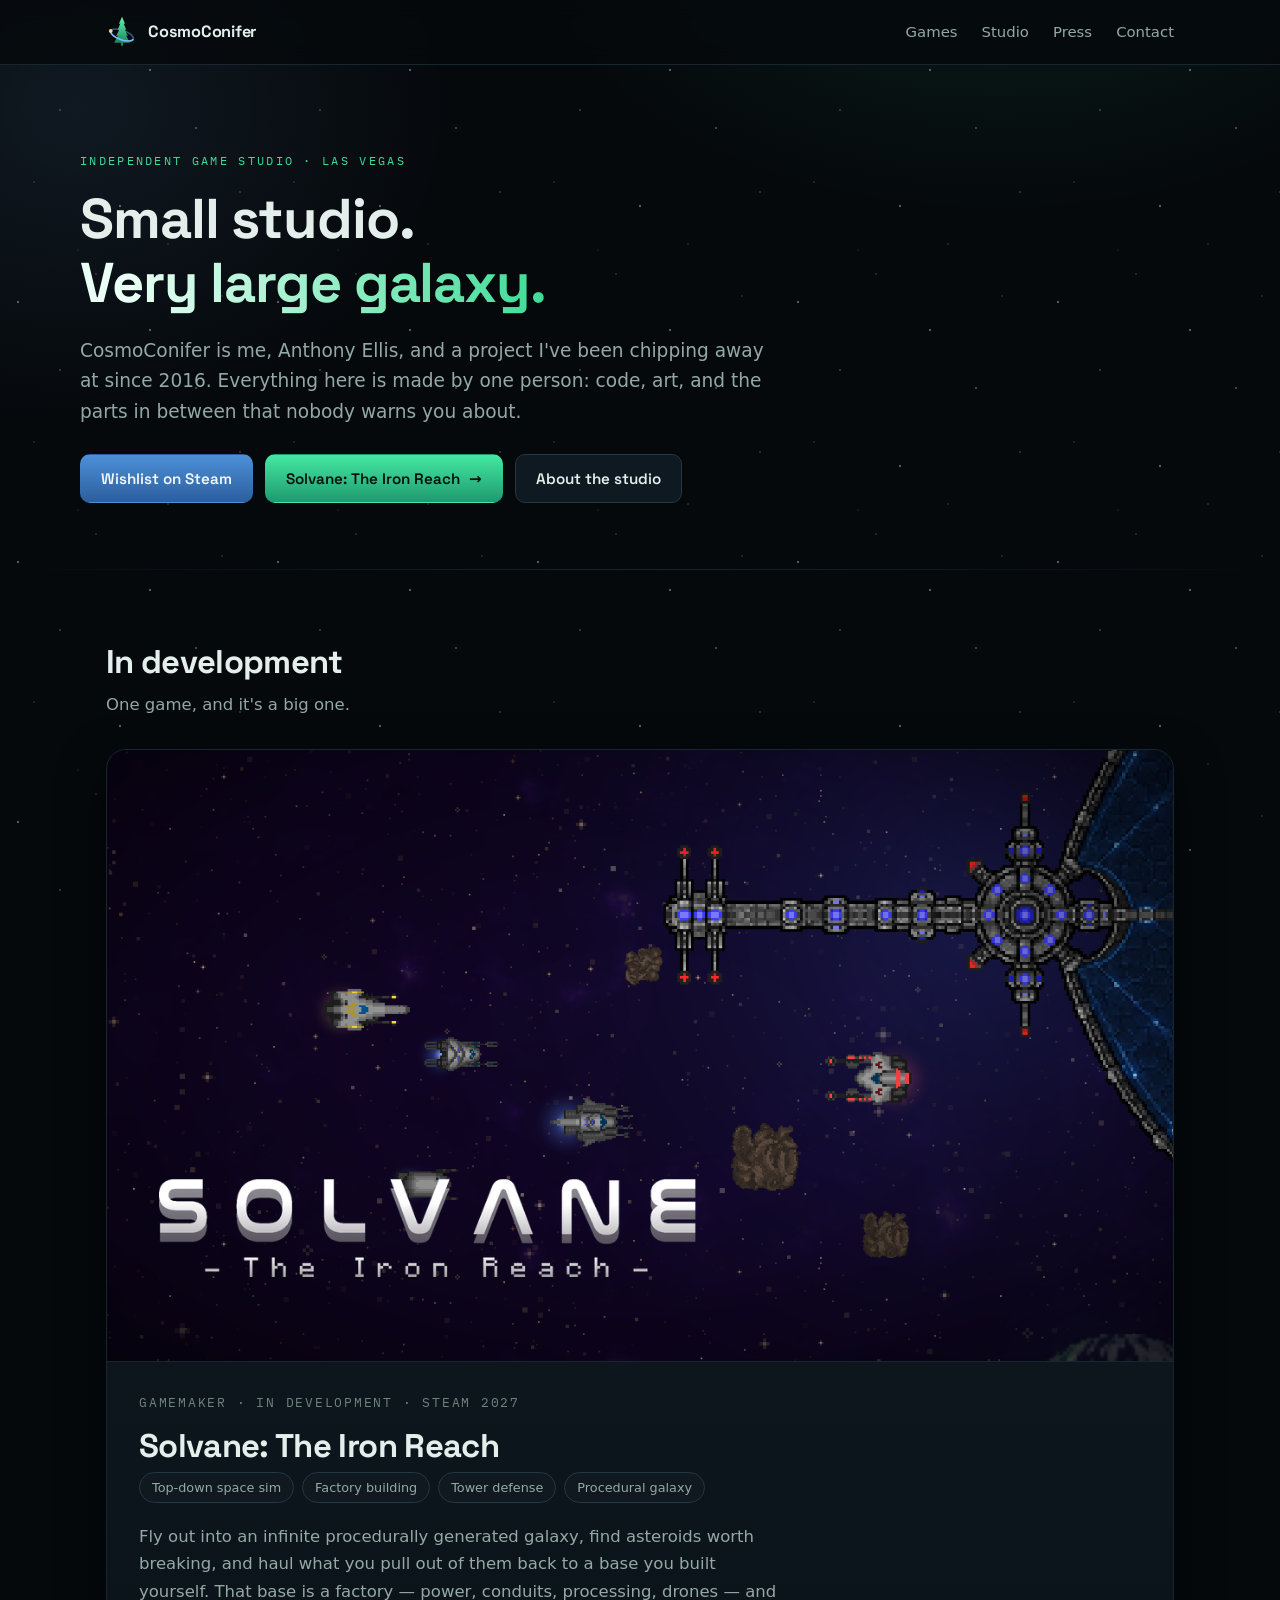
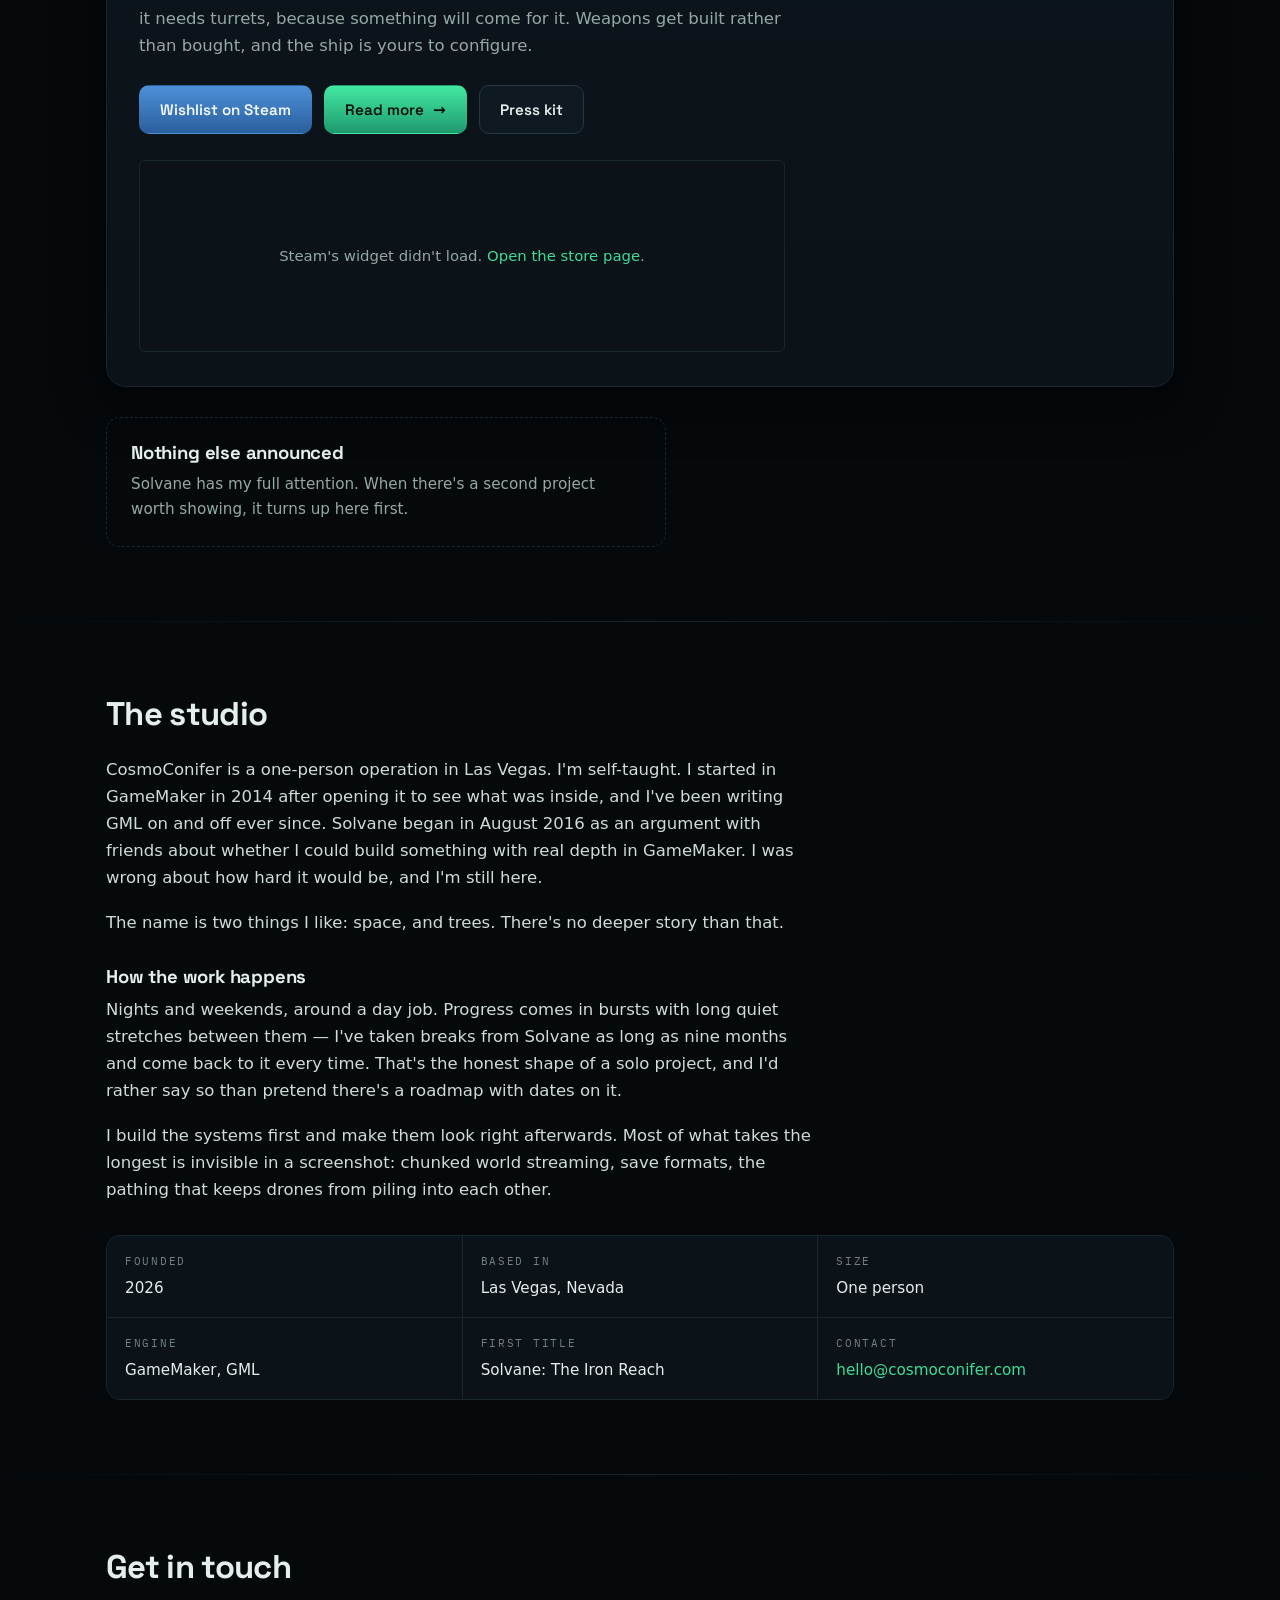
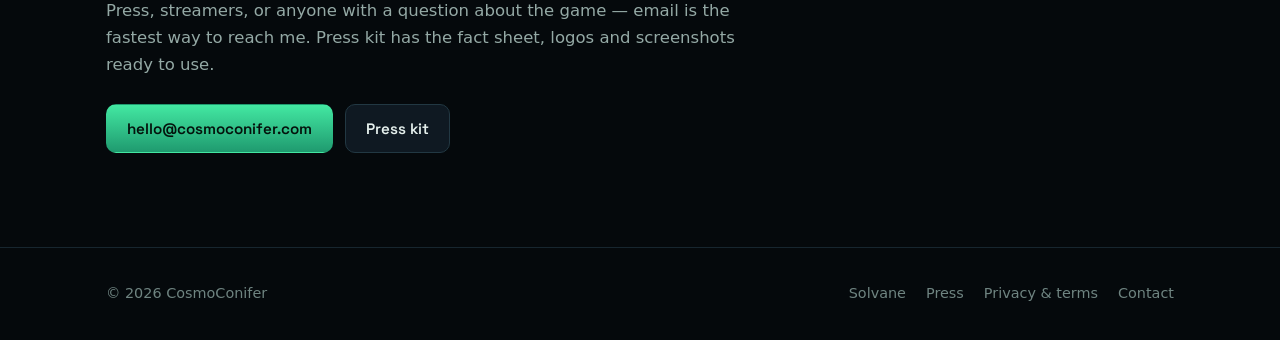
<file: index.html>
<!DOCTYPE html>
<html lang="en">
<head>
<meta charset="UTF-8">
<meta name="viewport" content="width=device-width, initial-scale=1">
<title>CosmoConifer — independent game studio</title>
<meta name="description" content="A one-person game studio in Las Vegas. Currently building Solvane: The Iron Reach, a top-down space game about mining, building and defending an infinite procedural galaxy.">
<link rel="canonical" href="https://cosmoconifer.com/">
<meta name="theme-color" content="#05090c">
<meta property="og:type" content="website">
<meta property="og:site_name" content="CosmoConifer">
<meta property="og:title" content="CosmoConifer — independent game studio">
<meta property="og:description" content="Currently building Solvane: The Iron Reach, a top-down space game about mining, building and defending an infinite procedural galaxy.">
<meta property="og:url" content="https://cosmoconifer.com/">
<meta property="og:image" content="https://cosmoconifer.com/assets/img/solvane-key.png">
<meta name="twitter:card" content="summary_large_image">
<link rel="icon" href="/assets/favicon.svg" type="image/svg+xml">
<link rel="stylesheet" href="/assets/css/site.css">
</head>
<body>
<div class="starfield" aria-hidden="true"></div>

<header class="topbar">
  <div class="wrap">
    <a class="mark" href="/"><img src="/assets/logo/mark.svg" alt="" width="32" height="32">CosmoConifer</a>
    <nav class="navlinks" aria-label="Primary">
      <a href="#games">Games</a>
      <a href="#studio">Studio</a>
      <a href="/press/" class="hide-sm">Press</a>
      <a href="#contact">Contact</a>
    </nav>
  </div>
</header>

<main>

  <section class="hero wrap">
    <p class="eyebrow">Independent game studio · Las Vegas</p>
    <h1>Small studio.<br><span class="accent">Very large galaxy.</span></h1>
    <p class="lede">
      CosmoConifer is me, Anthony Ellis, and a project I've been chipping away at since 2016.
      Everything here is made by one person: code, art, and the parts in between that nobody
      warns you about.
    </p>
    <div class="cta-row">
      <a class="btn btn-steam" href="https://store.steampowered.com/app/5226950/Solvane_The_Iron_Reach/">Wishlist on Steam</a>
      <a class="btn btn-primary" href="/games/solvane/">Solvane: The Iron Reach <span class="arrow" aria-hidden="true">→</span></a>
      <a class="btn" href="#studio">About the studio</a>
    </div>
  </section>

  <hr class="rule">

  <section id="games" class="wrap">
    <div class="shead"><h2>In development</h2></div>
    <p class="sintro">One game, and it's a big one.</p>

    <div class="feature" style="margin-top:30px">
      <img class="art" src="/assets/img/solvane-key.png"
           alt="Solvane: The Iron Reach key art — the player ship and two wingmen flying past an enormous orbital structure over a starfield."
           width="1232" height="706">
      <div class="body">
        <p class="sub">GameMaker · In development · Steam 2027</p>
        <h2>Solvane: The Iron Reach</h2>
        <ul class="pills">
          <li>Top-down space sim</li>
          <li>Factory building</li>
          <li>Tower defense</li>
          <li>Procedural galaxy</li>
        </ul>
        <p style="color:var(--dim);max-width:62ch">
          Fly out into an infinite procedurally generated galaxy, find asteroids worth breaking,
          and haul what you pull out of them back to a base you built yourself. That base is a
          factory — power, conduits, processing, drones — and it needs turrets, because something
          will come for it. Weapons get built rather than bought, and the ship is yours to configure.
        </p>
        <div class="cta-row">
          <a class="btn btn-steam" href="https://store.steampowered.com/app/5226950/Solvane_The_Iron_Reach/">Wishlist on Steam</a>
          <a class="btn btn-primary" href="/games/solvane/">Read more <span class="arrow" aria-hidden="true">→</span></a>
          <a class="btn" href="/press/">Press kit</a>
        </div>
        <div class="steamwidget">
          <p class="swfall">Steam's widget didn't load. <a href="https://store.steampowered.com/app/5226950/Solvane_The_Iron_Reach/">Open the store page</a>.</p>
          <iframe src="https://store.steampowered.com/widget/5226950/"
                  title="Solvane: The Iron Reach on Steam"
                  width="646" height="190" frameborder="0" loading="lazy"></iframe>
        </div>
      </div>
    </div>

    <div class="cards one">
      <div class="card quiet">
        <h3>Nothing else announced</h3>
        <p>Solvane has my full attention. When there's a second project worth showing, it turns
        up here first.</p>
      </div>
    </div>
  </section>

  <hr class="rule">

  <section id="studio" class="wrap">
    <div class="shead"><h2>The studio</h2></div>
    <div class="prose" style="margin-top:22px">
      <p>
        CosmoConifer is a one-person operation in Las Vegas. I'm self-taught. I started in
        GameMaker in 2014 after opening it to see what was inside, and I've been writing GML on
        and off ever since. Solvane began in August 2016 as an argument with friends about
        whether I could build something with real depth in GameMaker. I was wrong about how
        hard it would be, and I'm still here.
      </p>
      <p>
        The name is two things I like: space, and trees. There's no deeper story than that.
      </p>
      <h3>How the work happens</h3>
      <p>
        Nights and weekends, around a day job. Progress comes in bursts with long quiet stretches
        between them — I've taken breaks from Solvane as long as nine months and come back to it
        every time. That's the honest shape of a solo project, and I'd rather say so than pretend
        there's a roadmap with dates on it.
      </p>
      <p>
        I build the systems first and make them look right afterwards. Most of what takes the
        longest is invisible in a screenshot: chunked world streaming, save formats, the pathing
        that keeps drones from piling into each other.
      </p>
    </div>

    <dl class="factgrid">
      <div class="fact"><dt>Founded</dt><dd>2026</dd></div>
      <div class="fact"><dt>Based in</dt><dd>Las Vegas, Nevada</dd></div>
      <div class="fact"><dt>Size</dt><dd>One person</dd></div>
      <div class="fact"><dt>Engine</dt><dd>GameMaker, GML</dd></div>
      <div class="fact"><dt>First title</dt><dd>Solvane: The Iron Reach</dd></div>
      <div class="fact"><dt>Contact</dt><dd><a href="mailto:hello@cosmoconifer.com">hello@cosmoconifer.com</a></dd></div>
    </dl>
  </section>

  <hr class="rule">

  <section id="contact" class="wrap">
    <div class="shead"><h2>Get in touch</h2></div>
    <p class="sintro">
      Press, streamers, or anyone with a question about the game — email is the fastest way to
      reach me. Press kit has the fact sheet, logos and screenshots ready to use.
    </p>
    <div class="cta-row">
      <a class="btn btn-primary" href="mailto:hello@cosmoconifer.com">hello@cosmoconifer.com</a>
      <a class="btn" href="/press/">Press kit</a>
    </div>
  </section>

</main>

<footer class="site">
  <div class="wrap">
    <span>© <span class="yr">2026</span> CosmoConifer</span>
    <span class="fl">
      <a href="/games/solvane/">Solvane</a>
      <a href="/press/">Press</a>
      <a href="/legal/">Privacy &amp; terms</a>
      <a href="mailto:hello@cosmoconifer.com">Contact</a>
    </span>
  </div>
</footer>

<script>document.querySelectorAll('.yr').forEach(e => e.textContent = new Date().getFullYear());</script>
</body>
</html>
</file>
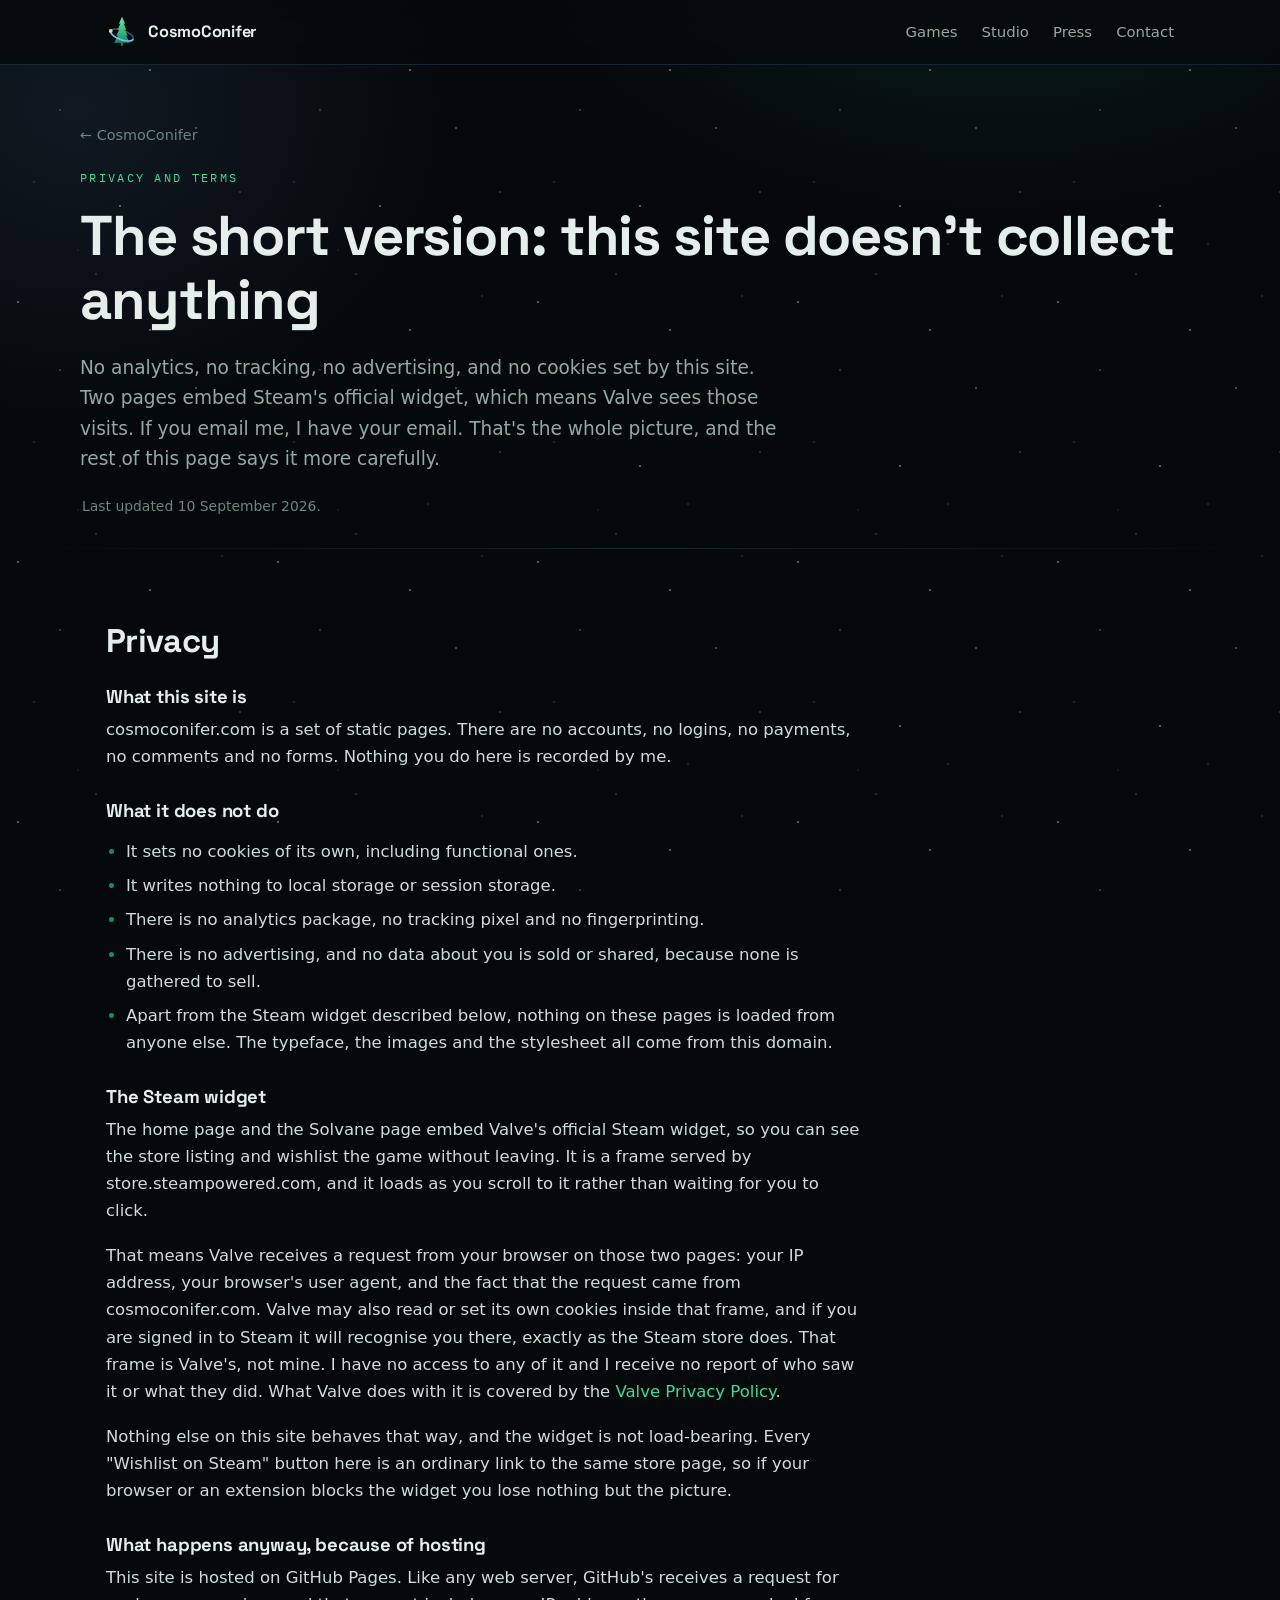
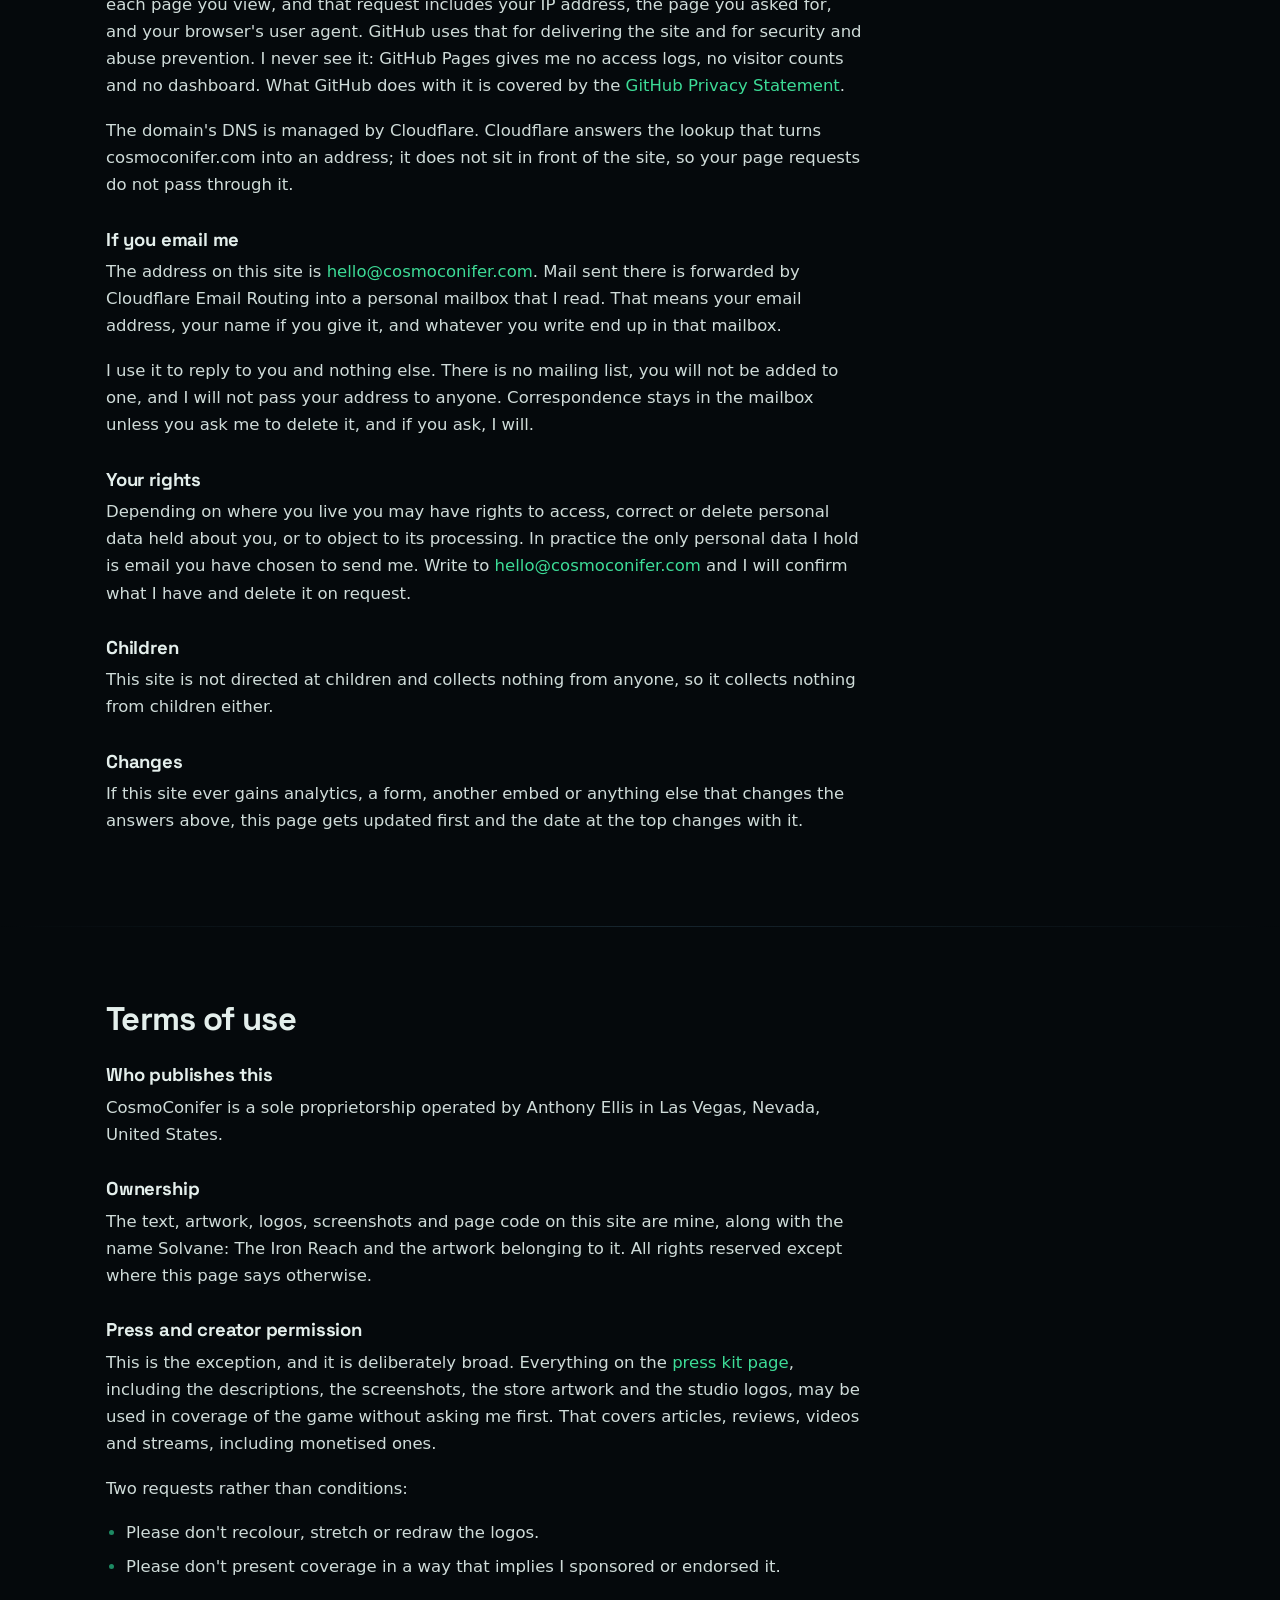
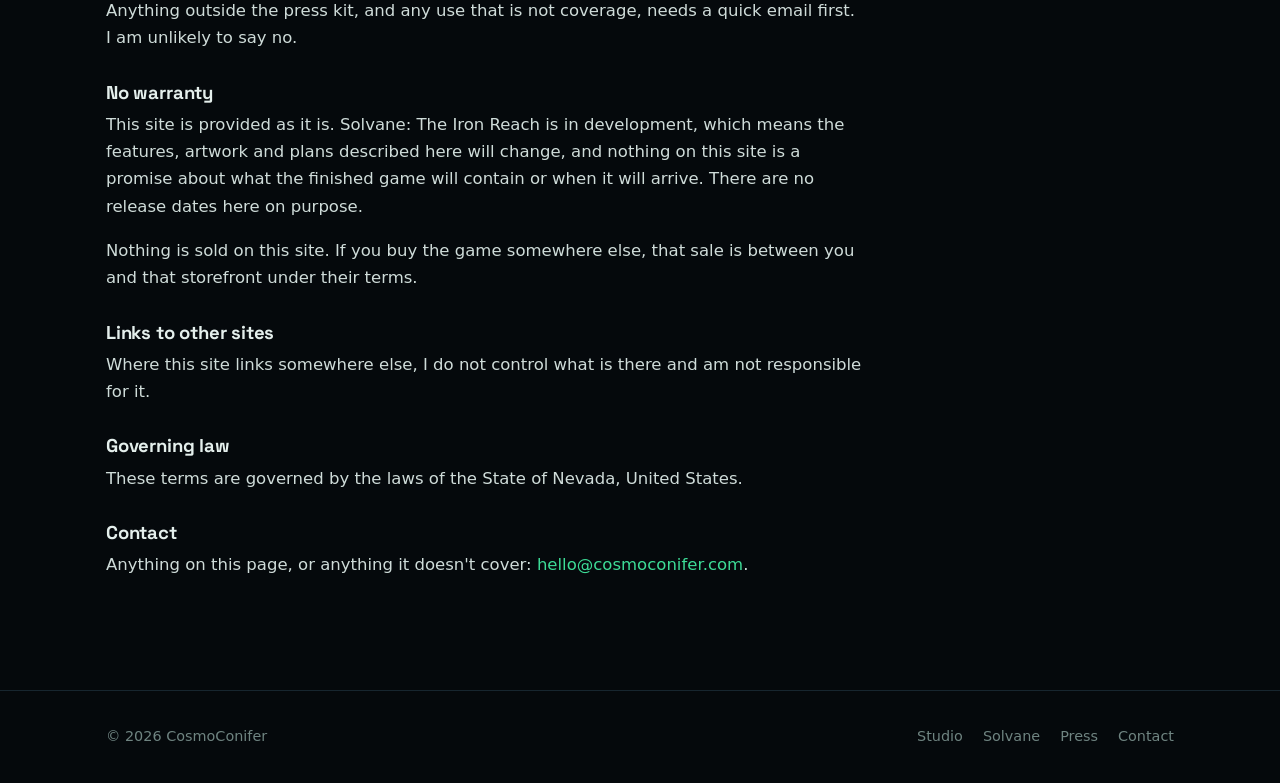
<file: legal/index.html>
<!DOCTYPE html>
<html lang="en">
<head>
<meta charset="UTF-8">
<meta name="viewport" content="width=device-width, initial-scale=1">
<title>Privacy and terms — CosmoConifer</title>
<meta name="description" content="What this site does and does not collect, and the terms it is published under. No analytics, no tracking, and one third party: Valve's Steam widget.">
<link rel="canonical" href="https://cosmoconifer.com/legal/">
<meta name="theme-color" content="#05090c">
<meta name="robots" content="index, follow">
<link rel="icon" href="/assets/favicon.svg" type="image/svg+xml">
<link rel="stylesheet" href="/assets/css/site.css">
</head>
<body>
<div class="starfield" aria-hidden="true"></div>

<header class="topbar">
  <div class="wrap">
    <a class="mark" href="/"><img src="/assets/logo/mark.svg" alt="" width="32" height="32">CosmoConifer</a>
    <nav class="navlinks" aria-label="Primary">
      <a href="/#games">Games</a>
      <a href="/#studio">Studio</a>
      <a href="/press/" class="hide-sm">Press</a>
      <a href="/#contact">Contact</a>
    </nav>
  </div>
</header>

<main>

  <section class="pagehead wrap">
    <a class="backlink" href="/">← CosmoConifer</a>
    <p class="eyebrow">Privacy and terms</p>
    <h1>The short version: this site doesn't collect anything</h1>
    <p class="lede">
      No analytics, no tracking, no advertising, and no cookies set by this site. Two pages
      embed Steam's official widget, which means Valve sees those visits. If you email me, I
      have your email. That's the whole picture, and the rest of this page says it more
      carefully.
    </p>
    <p class="caption">Last updated 10 September 2026.</p>
  </section>

  <hr class="rule">

  <section class="wrap">
    <div class="shead"><h2>Privacy</h2></div>

    <div class="prose" style="max-width:72ch;margin-top:26px">

      <h3>What this site is</h3>
      <p>
        cosmoconifer.com is a set of static pages. There are no accounts, no logins, no
        payments, no comments and no forms. Nothing you do here is recorded by me.
      </p>

      <h3>What it does not do</h3>
      <ul>
        <li>It sets no cookies of its own, including functional ones.</li>
        <li>It writes nothing to local storage or session storage.</li>
        <li>There is no analytics package, no tracking pixel and no fingerprinting.</li>
        <li>There is no advertising, and no data about you is sold or shared, because none is
          gathered to sell.</li>
        <li>Apart from the Steam widget described below, nothing on these pages is loaded from
          anyone else. The typeface, the images and the stylesheet all come from this domain.</li>
      </ul>

      <h3>The Steam widget</h3>
      <p>
        The home page and the Solvane page embed Valve's official Steam widget, so you can see
        the store listing and wishlist the game without leaving. It is a frame served by
        store.steampowered.com, and it loads as you scroll to it rather than waiting for you to
        click.
      </p>
      <p>
        That means Valve receives a request from your browser on those two pages: your IP
        address, your browser's user agent, and the fact that the request came from
        cosmoconifer.com. Valve may also read or set its own cookies inside that frame, and if
        you are signed in to Steam it will recognise you there, exactly as the Steam store does.
        That frame is Valve's, not mine. I have no access to any of it and I receive no report
        of who saw it or what they did. What Valve does with it is covered by the
        <a href="https://store.steampowered.com/privacy_agreement/">Valve Privacy Policy</a>.
      </p>
      <p>
        Nothing else on this site behaves that way, and the widget is not load-bearing. Every
        "Wishlist on Steam" button here is an ordinary link to the same store page, so if your
        browser or an extension blocks the widget you lose nothing but the picture.
      </p>
      <h3>What happens anyway, because of hosting</h3>
      <p>
        This site is hosted on GitHub Pages. Like any web server, GitHub's receives a request
        for each page you view, and that request includes your IP address, the page you asked
        for, and your browser's user agent. GitHub uses that for delivering the site and for
        security and abuse prevention. I never see it: GitHub Pages gives me no access logs,
        no visitor counts and no dashboard. What GitHub does with it is covered by the
        <a href="https://docs.github.com/en/site-policy/privacy-policies/github-privacy-statement">GitHub Privacy Statement</a>.
      </p>
      <p>
        The domain's DNS is managed by Cloudflare. Cloudflare answers the lookup that turns
        cosmoconifer.com into an address; it does not sit in front of the site, so your page
        requests do not pass through it.
      </p>

      <h3>If you email me</h3>
      <p>
        The address on this site is <a href="mailto:hello@cosmoconifer.com">hello@cosmoconifer.com</a>.
        Mail sent there is forwarded by Cloudflare Email Routing into a personal mailbox that
        I read. That means your email address, your name if you give it, and whatever you write
        end up in that mailbox.
      </p>
      <p>
        I use it to reply to you and nothing else. There is no mailing list, you will not be
        added to one, and I will not pass your address to anyone. Correspondence stays in the
        mailbox unless you ask me to delete it, and if you ask, I will.
      </p>

      <h3>Your rights</h3>
      <p>
        Depending on where you live you may have rights to access, correct or delete personal
        data held about you, or to object to its processing. In practice the only personal data
        I hold is email you have chosen to send me. Write to
        <a href="mailto:hello@cosmoconifer.com">hello@cosmoconifer.com</a> and I will confirm
        what I have and delete it on request.
      </p>

      <h3>Children</h3>
      <p>
        This site is not directed at children and collects nothing from anyone, so it collects
        nothing from children either.
      </p>

      <h3>Changes</h3>
      <p>
        If this site ever gains analytics, a form, another embed or anything else that changes
        the answers above, this page gets updated first and the date at the top changes with it.
      </p>
    </div>
  </section>

  <hr class="rule">

  <section class="wrap">
    <div class="shead"><h2>Terms of use</h2></div>

    <div class="prose" style="max-width:72ch;margin-top:26px">

      <h3>Who publishes this</h3>
      <p>
        CosmoConifer is a sole proprietorship operated by Anthony Ellis in Las Vegas, Nevada,
        United States.
      </p>

      <h3>Ownership</h3>
      <p>
        The text, artwork, logos, screenshots and page code on this site are mine, along with
        the name Solvane: The Iron Reach and the artwork belonging to it. All rights reserved
        except where this page says otherwise.
      </p>

      <h3>Press and creator permission</h3>
      <p>
        This is the exception, and it is deliberately broad. Everything on the
        <a href="/press/">press kit page</a>, including the descriptions, the screenshots, the
        store artwork and the studio logos, may be used in coverage of the game without asking
        me first. That covers articles, reviews, videos and streams, including monetised ones.
      </p>
      <p>Two requests rather than conditions:</p>
      <ul>
        <li>Please don't recolour, stretch or redraw the logos.</li>
        <li>Please don't present coverage in a way that implies I sponsored or endorsed it.</li>
      </ul>
      <p>
        Anything outside the press kit, and any use that is not coverage, needs a quick email
        first. I am unlikely to say no.
      </p>

      <h3>No warranty</h3>
      <p>
        This site is provided as it is. Solvane: The Iron Reach is in development, which means
        the features, artwork and plans described here will change, and nothing on this site is
        a promise about what the finished game will contain or when it will arrive. There are no
        release dates here on purpose.
      </p>
      <p>
        Nothing is sold on this site. If you buy the game somewhere else, that sale is between
        you and that storefront under their terms.
      </p>

      <h3>Links to other sites</h3>
      <p>
        Where this site links somewhere else, I do not control what is there and am not
        responsible for it.
      </p>

      <h3>Governing law</h3>
      <p>
        These terms are governed by the laws of the State of Nevada, United States.
      </p>

      <h3>Contact</h3>
      <p>
        Anything on this page, or anything it doesn't cover:
        <a href="mailto:hello@cosmoconifer.com">hello@cosmoconifer.com</a>.
      </p>
    </div>
  </section>

</main>

<footer class="site">
  <div class="wrap">
    <span>© <span class="yr">2026</span> CosmoConifer</span>
    <span class="fl">
      <a href="/">Studio</a>
      <a href="/games/solvane/">Solvane</a>
      <a href="/press/">Press</a>
      <a href="mailto:hello@cosmoconifer.com">Contact</a>
    </span>
  </div>
</footer>

<script>document.querySelectorAll('.yr').forEach(e => e.textContent = new Date().getFullYear());</script>
</body>
</html>
</file>
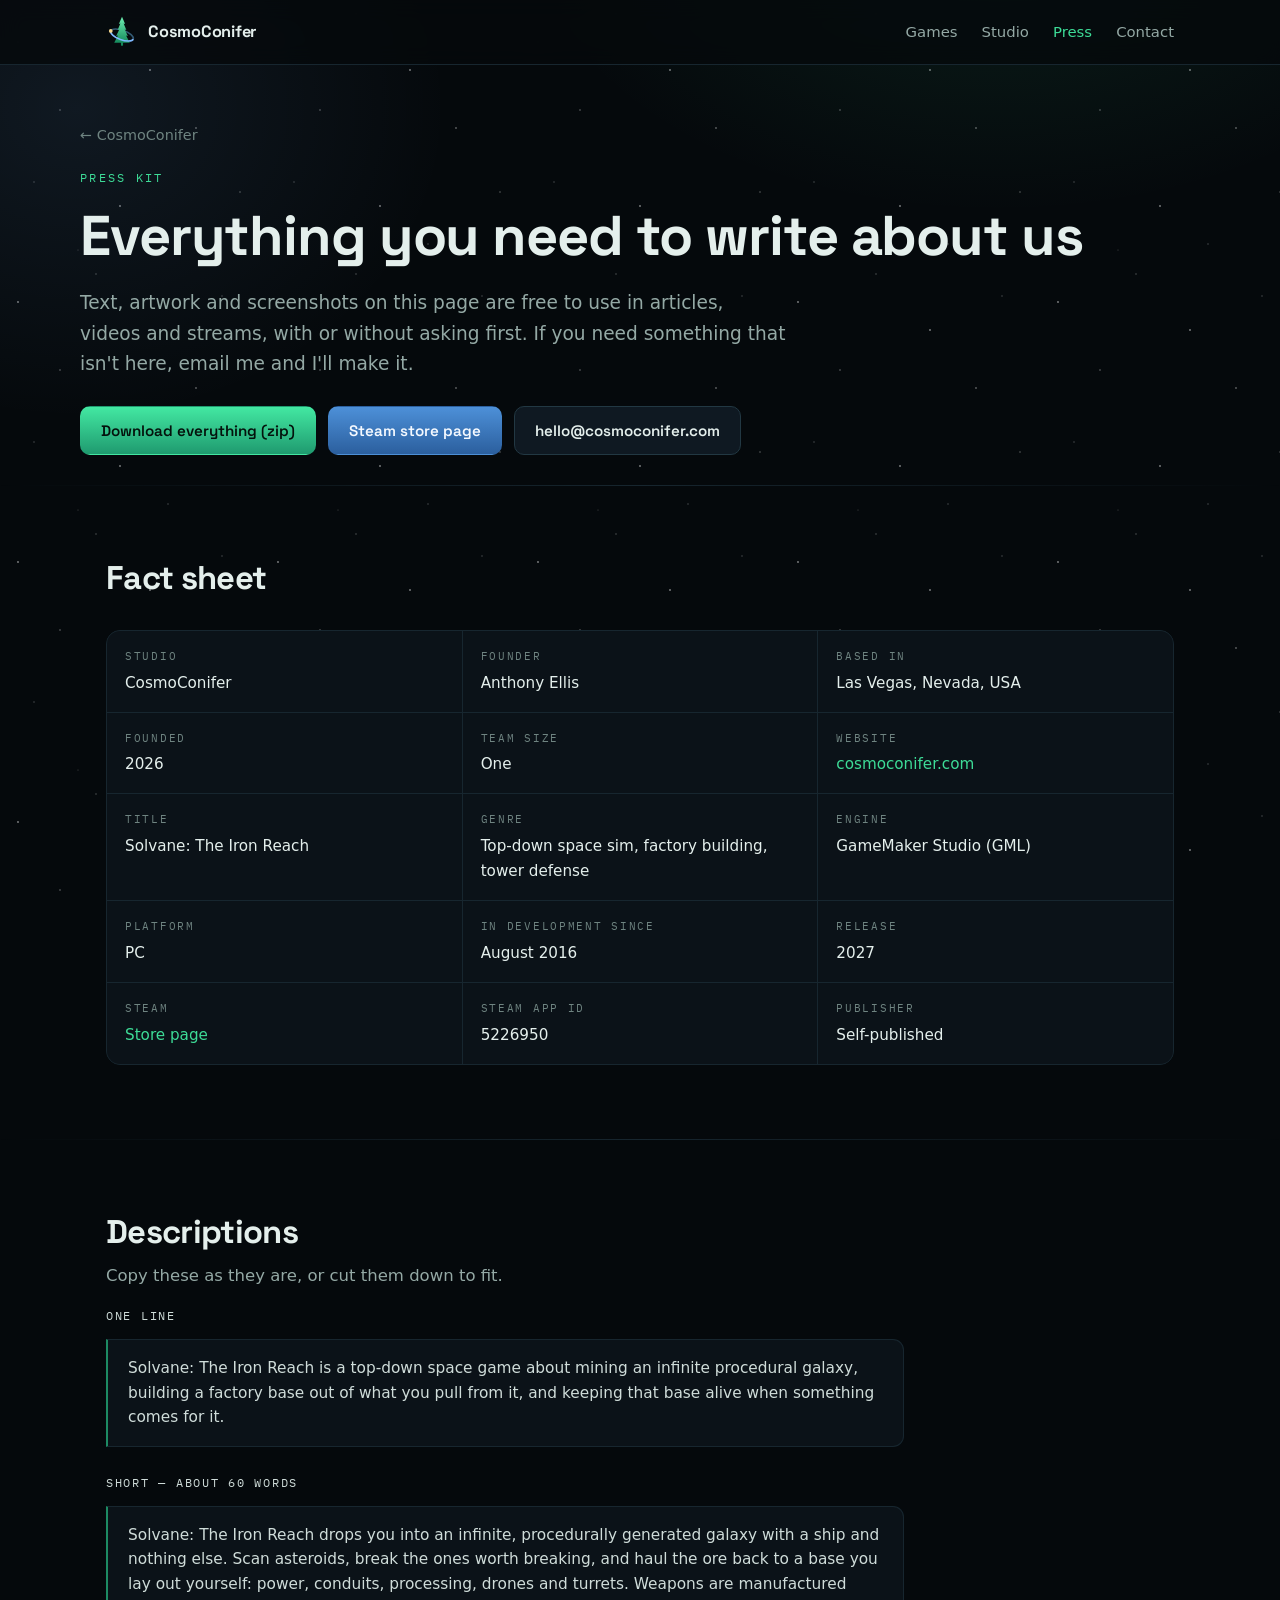
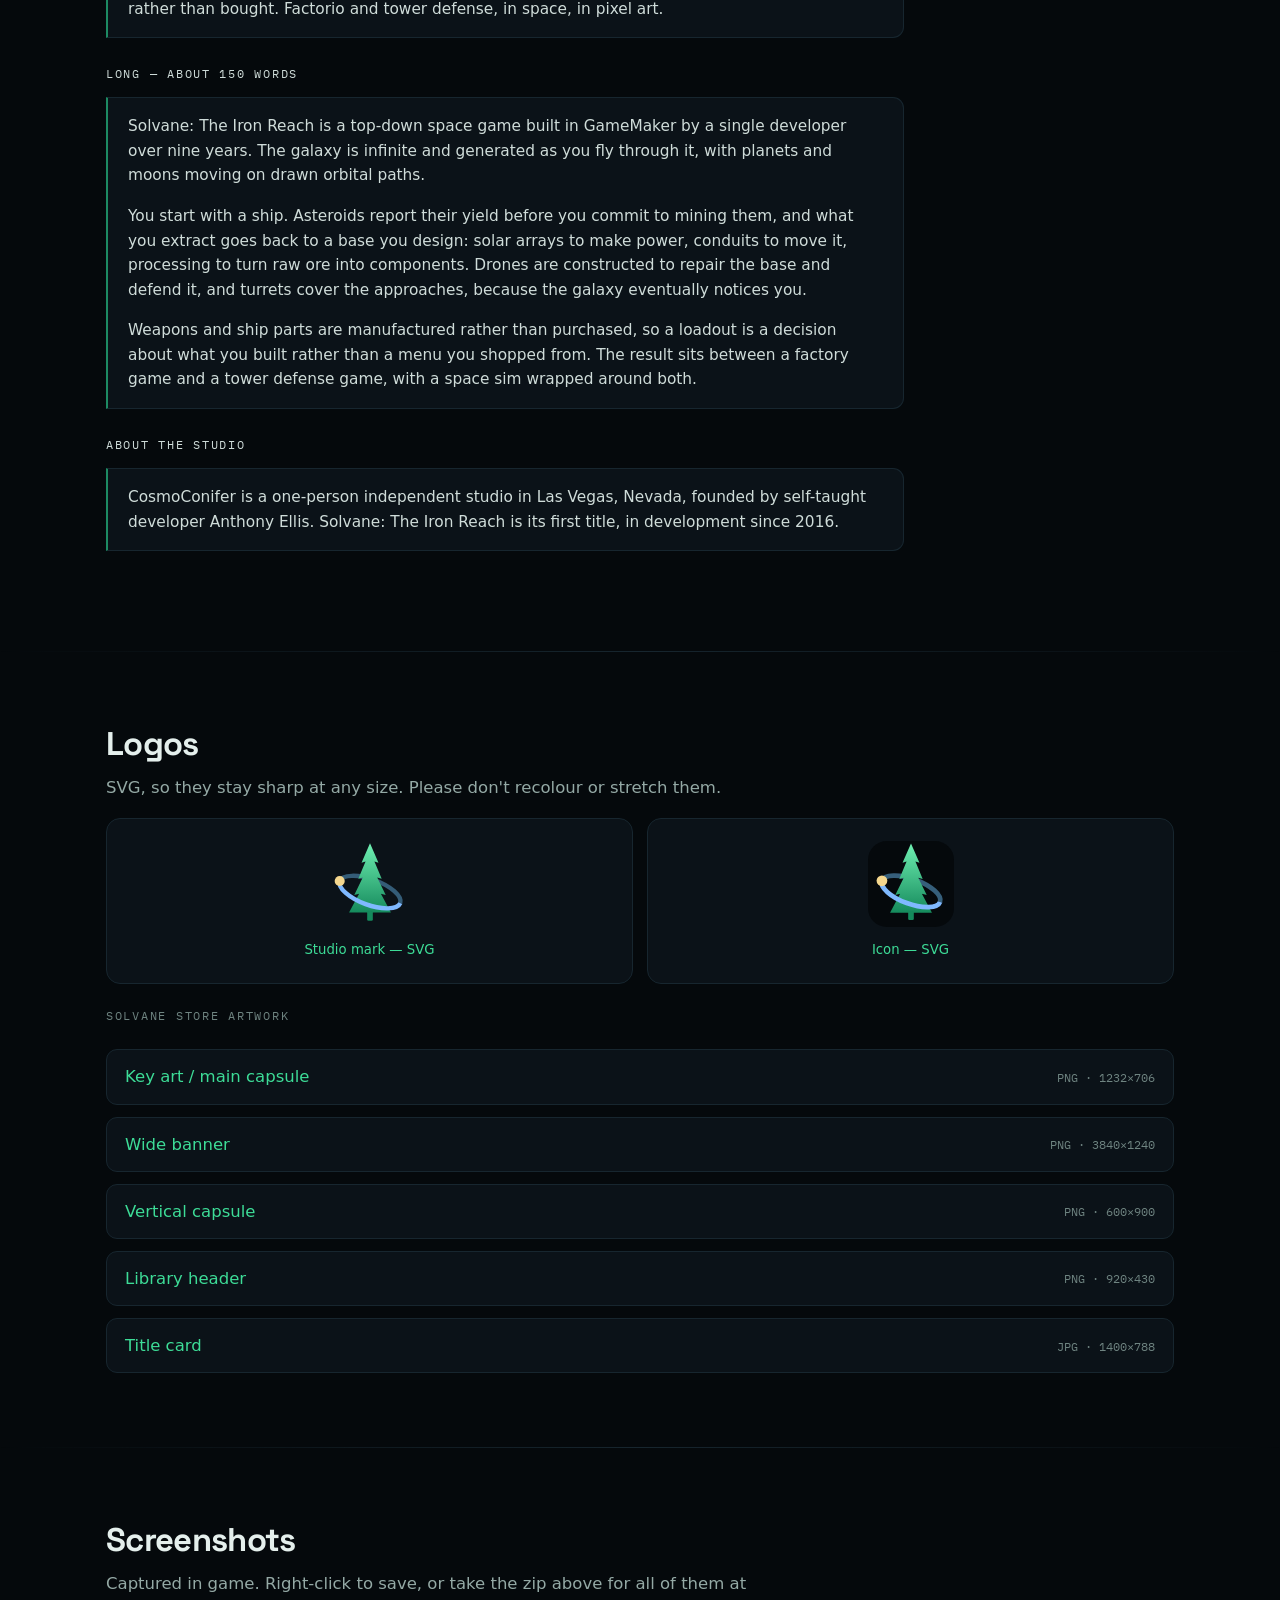
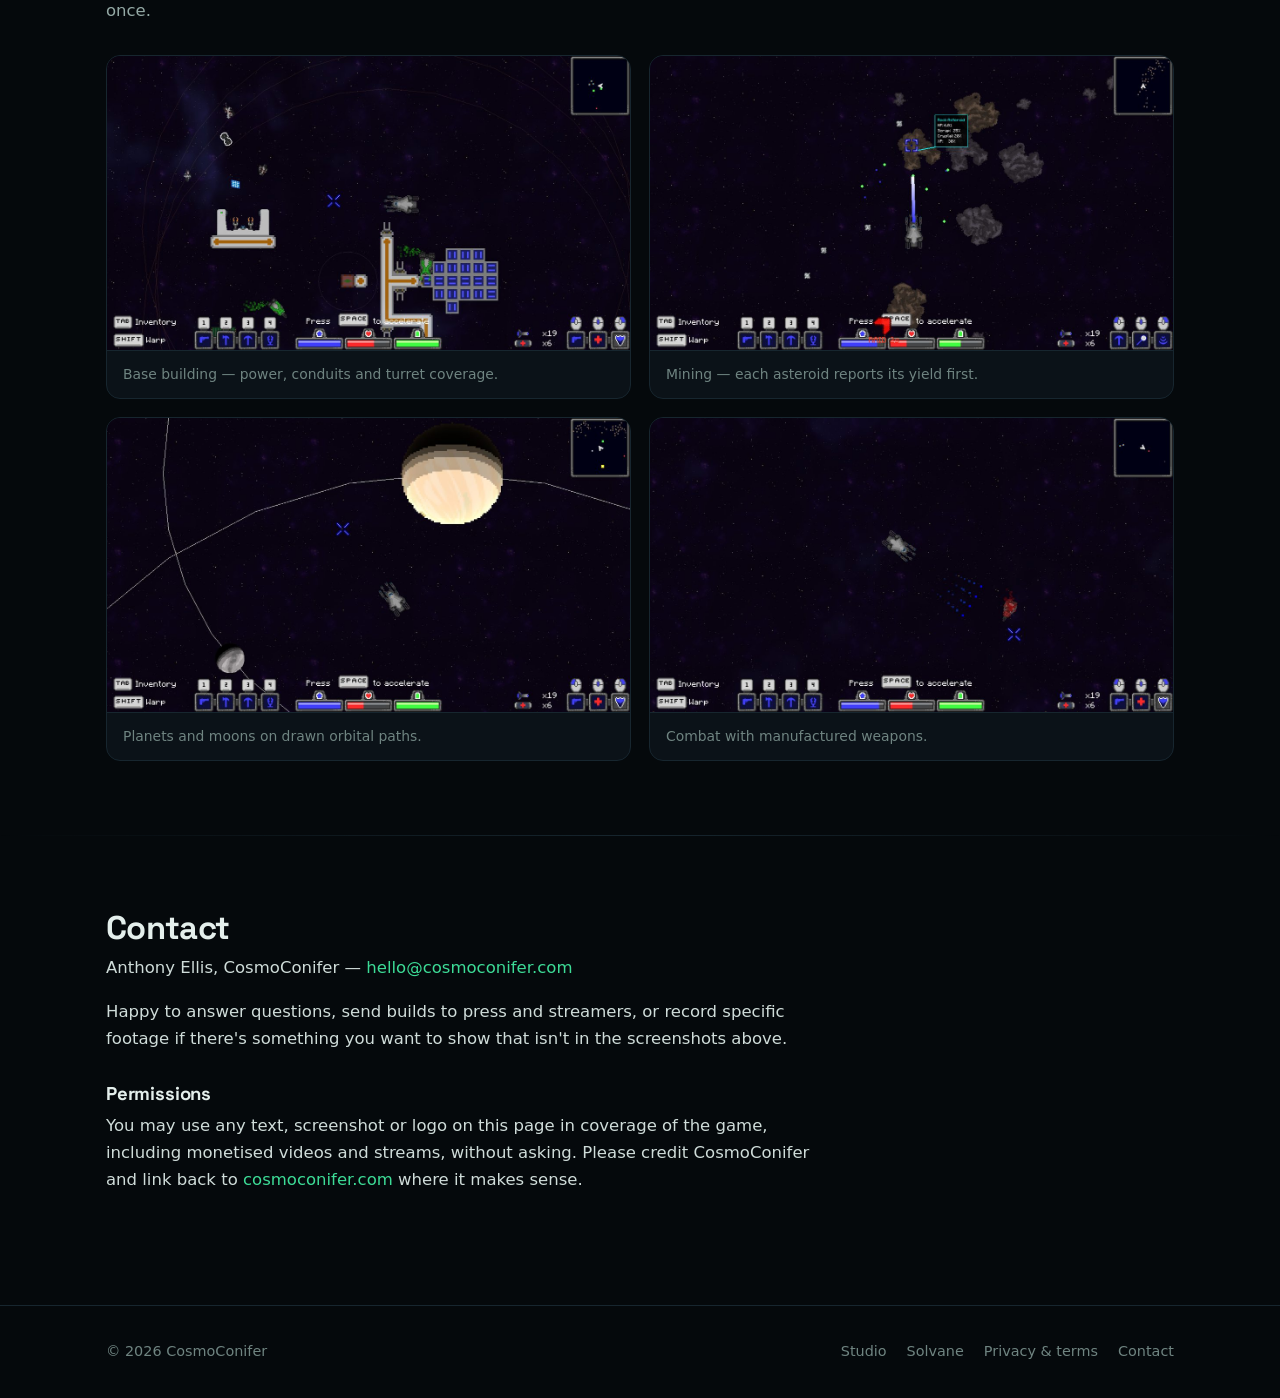
<file: press/index.html>
<!DOCTYPE html>
<html lang="en">
<head>
<meta charset="UTF-8">
<meta name="viewport" content="width=device-width, initial-scale=1">
<title>Press kit — CosmoConifer</title>
<meta name="description" content="Press kit for CosmoConifer and Solvane: The Iron Reach. Fact sheet, descriptions, logos, screenshots and contact details, free to use in coverage.">
<link rel="canonical" href="https://cosmoconifer.com/press/">
<meta name="theme-color" content="#05090c">
<meta property="og:type" content="website">
<meta property="og:site_name" content="CosmoConifer">
<meta property="og:title" content="Press kit — CosmoConifer">
<meta property="og:description" content="Fact sheet, descriptions, logos and screenshots for Solvane: The Iron Reach.">
<meta property="og:url" content="https://cosmoconifer.com/press/">
<meta property="og:image" content="https://cosmoconifer.com/assets/img/solvane-key.png">
<meta name="twitter:card" content="summary_large_image">
<link rel="icon" href="/assets/favicon.svg" type="image/svg+xml">
<link rel="stylesheet" href="/assets/css/site.css">
</head>
<body>
<div class="starfield" aria-hidden="true"></div>

<header class="topbar">
  <div class="wrap">
    <a class="mark" href="/"><img src="/assets/logo/mark.svg" alt="" width="32" height="32">CosmoConifer</a>
    <nav class="navlinks" aria-label="Primary">
      <a href="/#games">Games</a>
      <a href="/#studio">Studio</a>
      <a href="/press/" class="on hide-sm">Press</a>
      <a href="/#contact">Contact</a>
    </nav>
  </div>
</header>

<main>

  <section class="pagehead wrap">
    <a class="backlink" href="/">← CosmoConifer</a>
    <p class="eyebrow">Press kit</p>
    <h1>Everything you need to write about us</h1>
    <p class="lede">
      Text, artwork and screenshots on this page are free to use in articles, videos and streams,
      with or without asking first. If you need something that isn't here, email me and I'll make it.
    </p>
    <div class="cta-row">
      <a class="btn btn-primary" href="/press/cosmoconifer-press-kit.zip" download>Download everything (zip)</a>
      <a class="btn btn-steam" href="https://store.steampowered.com/app/5226950/Solvane_The_Iron_Reach/">Steam store page</a>
      <a class="btn" href="mailto:hello@cosmoconifer.com">hello@cosmoconifer.com</a>
    </div>
  </section>

  <hr class="rule">

  <section class="wrap">
    <div class="shead"><h2>Fact sheet</h2></div>
    <dl class="factgrid">
      <div class="fact"><dt>Studio</dt><dd>CosmoConifer</dd></div>
      <div class="fact"><dt>Founder</dt><dd>Anthony Ellis</dd></div>
      <div class="fact"><dt>Based in</dt><dd>Las Vegas, Nevada, USA</dd></div>
      <div class="fact"><dt>Founded</dt><dd>2026</dd></div>
      <div class="fact"><dt>Team size</dt><dd>One</dd></div>
      <div class="fact"><dt>Website</dt><dd><a href="https://cosmoconifer.com">cosmoconifer.com</a></dd></div>
      <div class="fact"><dt>Title</dt><dd>Solvane: The Iron Reach</dd></div>
      <div class="fact"><dt>Genre</dt><dd>Top-down space sim, factory building, tower defense</dd></div>
      <div class="fact"><dt>Engine</dt><dd>GameMaker Studio (GML)</dd></div>
      <div class="fact"><dt>Platform</dt><dd>PC</dd></div>
      <div class="fact"><dt>In development since</dt><dd>August 2016</dd></div>
      <div class="fact"><dt>Release</dt><dd>2027</dd></div>
      <div class="fact"><dt>Steam</dt><dd><a href="https://store.steampowered.com/app/5226950/Solvane_The_Iron_Reach/">Store page</a></dd></div>
      <div class="fact"><dt>Steam App ID</dt><dd>5226950</dd></div>
      <div class="fact"><dt>Publisher</dt><dd>Self-published</dd></div>
    </dl>
  </section>

  <hr class="rule">

  <section class="wrap">
    <div class="shead"><h2>Descriptions</h2></div>
    <p class="sintro">Copy these as they are, or cut them down to fit.</p>

    <div class="prose" style="max-width:76ch">
      <p class="lbl">One line</p>
      <div class="copyblock">
        <p>Solvane: The Iron Reach is a top-down space game about mining an infinite procedural
        galaxy, building a factory base out of what you pull from it, and keeping that base alive
        when something comes for it.</p>
      </div>

      <p class="lbl">Short — about 60 words</p>
      <div class="copyblock">
        <p>Solvane: The Iron Reach drops you into an infinite, procedurally generated galaxy with a
        ship and nothing else. Scan asteroids, break the ones worth breaking, and haul the ore back
        to a base you lay out yourself: power, conduits, processing, drones and turrets. Weapons are
        manufactured rather than bought. Factorio and tower defense, in space, in pixel art.</p>
      </div>

      <p class="lbl">Long — about 150 words</p>
      <div class="copyblock">
        <p>Solvane: The Iron Reach is a top-down space game built in GameMaker by a single developer
        over nine years. The galaxy is infinite and generated as you fly through it, with planets
        and moons moving on drawn orbital paths.</p>
        <p>You start with a ship. Asteroids report their yield before you commit to mining them, and
        what you extract goes back to a base you design: solar arrays to make power, conduits to
        move it, processing to turn raw ore into components. Drones are constructed to repair the
        base and defend it, and turrets cover the approaches, because the galaxy eventually notices
        you.</p>
        <p>Weapons and ship parts are manufactured rather than purchased, so a loadout is a decision
        about what you built rather than a menu you shopped from. The result sits between a factory
        game and a tower defense game, with a space sim wrapped around both.</p>
      </div>

      <p class="lbl">About the studio</p>
      <div class="copyblock">
        <p>CosmoConifer is a one-person independent studio in Las Vegas, Nevada, founded by
        self-taught developer Anthony Ellis. Solvane: The Iron Reach is its first title, in
        development since 2016.</p>
      </div>
    </div>
  </section>

  <hr class="rule">

  <section class="wrap">
    <div class="shead"><h2>Logos</h2></div>
    <p class="sintro">SVG, so they stay sharp at any size. Please don't recolour or stretch them.</p>
    <div class="logogrid">
      <figure>
        <img src="/assets/logo/mark.svg" alt="CosmoConifer mark: a conifer inside an orbital ring.">
        <figcaption><a href="/assets/logo/mark.svg" download>Studio mark — SVG</a></figcaption>
      </figure>
      <figure>
        <img src="/assets/favicon.svg" alt="CosmoConifer icon on a dark rounded square.">
        <figcaption><a href="/assets/favicon.svg" download>Icon — SVG</a></figcaption>
      </figure>
    </div>

    <p class="lbl">Solvane store artwork</p>
    <ul class="dl">
      <li><a href="/assets/img/solvane-key.png" download>Key art / main capsule</a><span class="meta">PNG · 1232×706</span></li>
      <li><a href="/assets/img/solvane-wide.png" download>Wide banner</a><span class="meta">PNG · 3840×1240</span></li>
      <li><a href="/assets/img/solvane-vertical.png" download>Vertical capsule</a><span class="meta">PNG · 600×900</span></li>
      <li><a href="/assets/img/solvane-library-header.png" download>Library header</a><span class="meta">PNG · 920×430</span></li>
      <li><a href="/assets/img/solvane-title.jpg" download>Title card</a><span class="meta">JPG · 1400×788</span></li>
    </ul>
  </section>

  <hr class="rule">

  <section class="wrap">
    <div class="shead"><h2>Screenshots</h2></div>
    <p class="sintro">Captured in game. Right-click to save, or take the zip above for all of them at once.</p>
    <div class="shots">
      <figure class="shot">
        <img src="/assets/img/spacegame.jpg" loading="lazy" width="1200" height="675"
             alt="A base under construction: solar arrays, conduits running to turrets, asteroids and drifting wrecks nearby.">
        <figcaption>Base building — power, conduits and turret coverage.</figcaption>
      </figure>
      <figure class="shot">
        <img src="/assets/img/spacegame-mining.jpg" loading="lazy" width="1200" height="675"
             alt="The ship mining a rock asteroid, with a readout showing hit points, scrap yield, crystal yield and experience.">
        <figcaption>Mining — each asteroid reports its yield first.</figcaption>
      </figure>
      <figure class="shot">
        <img src="/assets/img/spacegame-planet.jpg" loading="lazy" width="1200" height="675"
             alt="A banded gas giant with orbital paths drawn across the starfield, a moon below, and the player ship between them.">
        <figcaption>Planets and moons on drawn orbital paths.</figcaption>
      </figure>
      <figure class="shot">
        <img src="/assets/img/spacegame-combat.jpg" loading="lazy" width="1200" height="675"
             alt="Combat: the player ship firing on a red enemy, projectiles trailing across the starfield.">
        <figcaption>Combat with manufactured weapons.</figcaption>
      </figure>
    </div>
  </section>

  <hr class="rule">

  <section class="wrap">
    <div class="shead"><h2>Contact</h2></div>
    <div class="prose">
      <p>
        Anthony Ellis, CosmoConifer —
        <a href="mailto:hello@cosmoconifer.com">hello@cosmoconifer.com</a>
      </p>
      <p>
        Happy to answer questions, send builds to press and streamers, or record specific footage
        if there's something you want to show that isn't in the screenshots above.
      </p>
      <h3>Permissions</h3>
      <p>
        You may use any text, screenshot or logo on this page in coverage of the game, including
        monetised videos and streams, without asking. Please credit CosmoConifer and link back to
        <a href="https://cosmoconifer.com">cosmoconifer.com</a> where it makes sense.
      </p>
    </div>
  </section>

</main>

<footer class="site">
  <div class="wrap">
    <span>© <span class="yr">2026</span> CosmoConifer</span>
    <span class="fl">
      <a href="/">Studio</a>
      <a href="/games/solvane/">Solvane</a>
      <a href="/legal/">Privacy &amp; terms</a>
      <a href="mailto:hello@cosmoconifer.com">Contact</a>
    </span>
  </div>
</footer>

<script>document.querySelectorAll('.yr').forEach(e => e.textContent = new Date().getFullYear());</script>
</body>
</html>
</file>
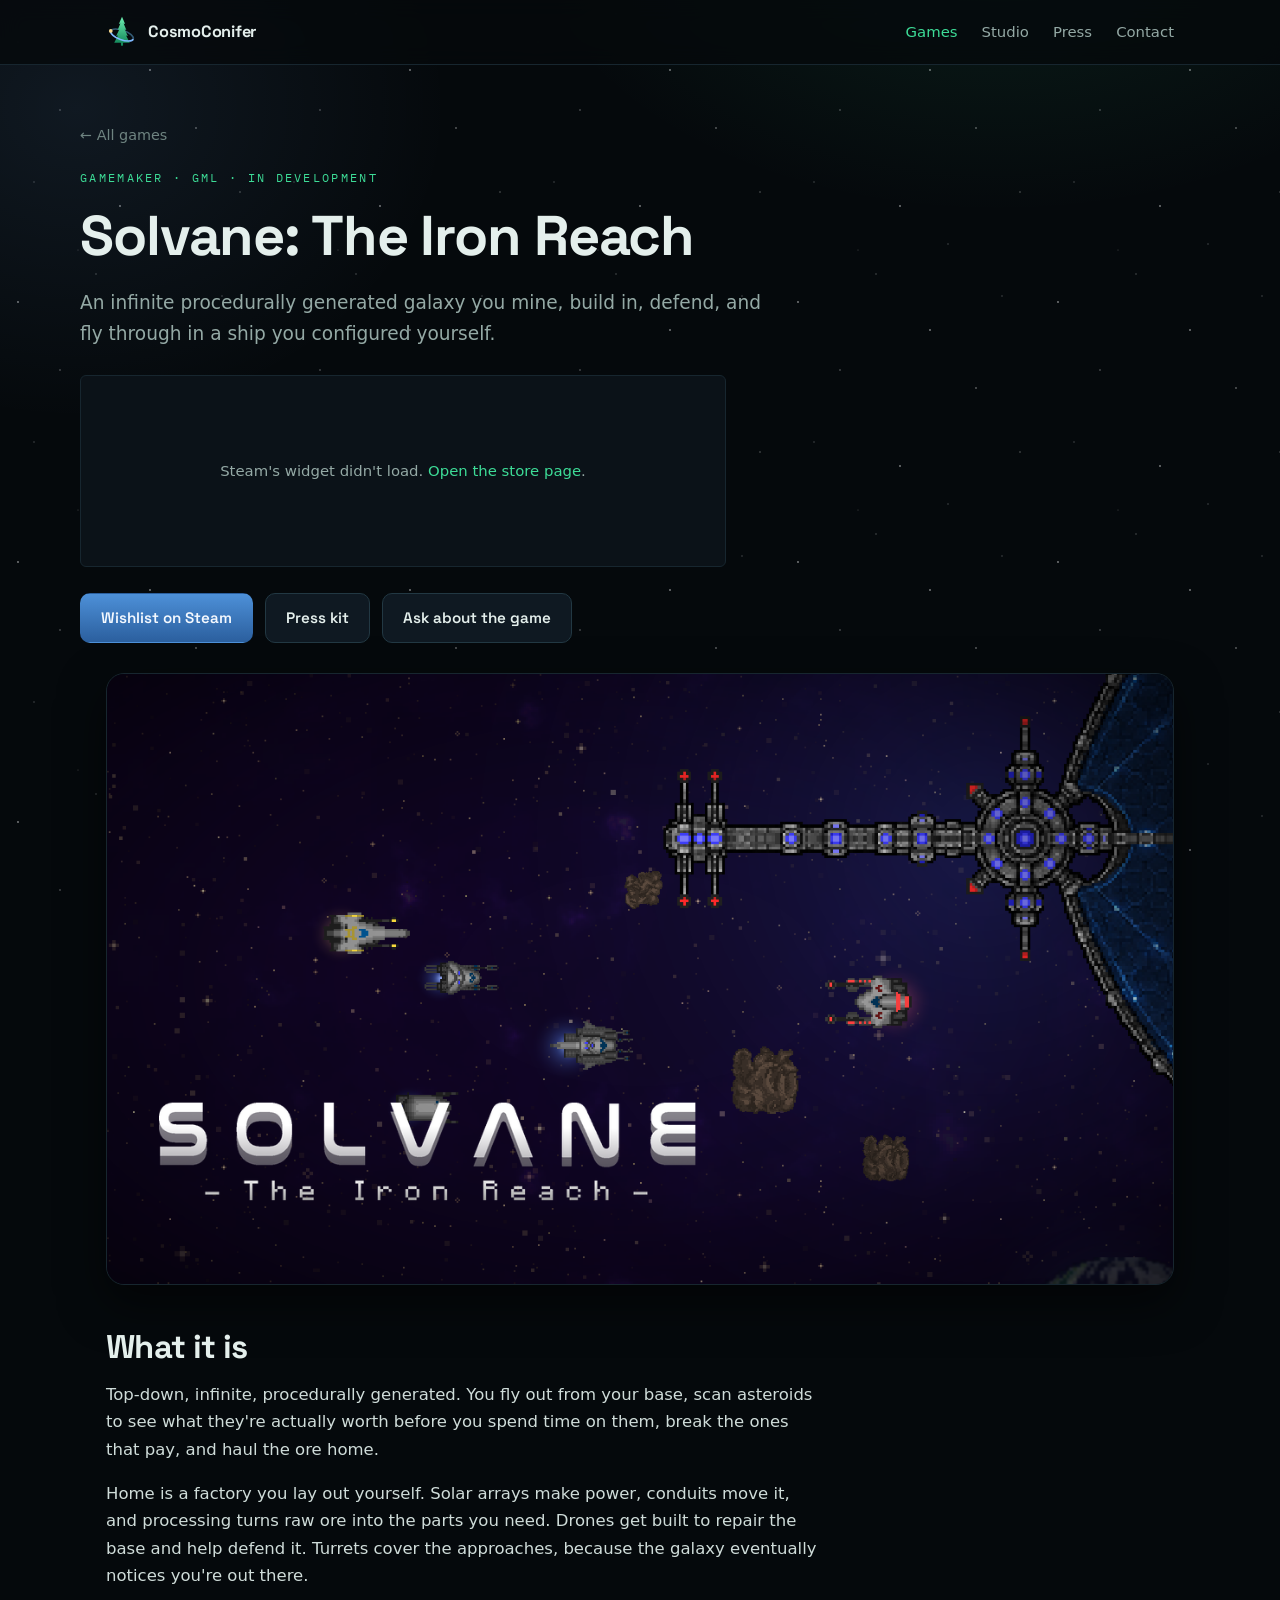
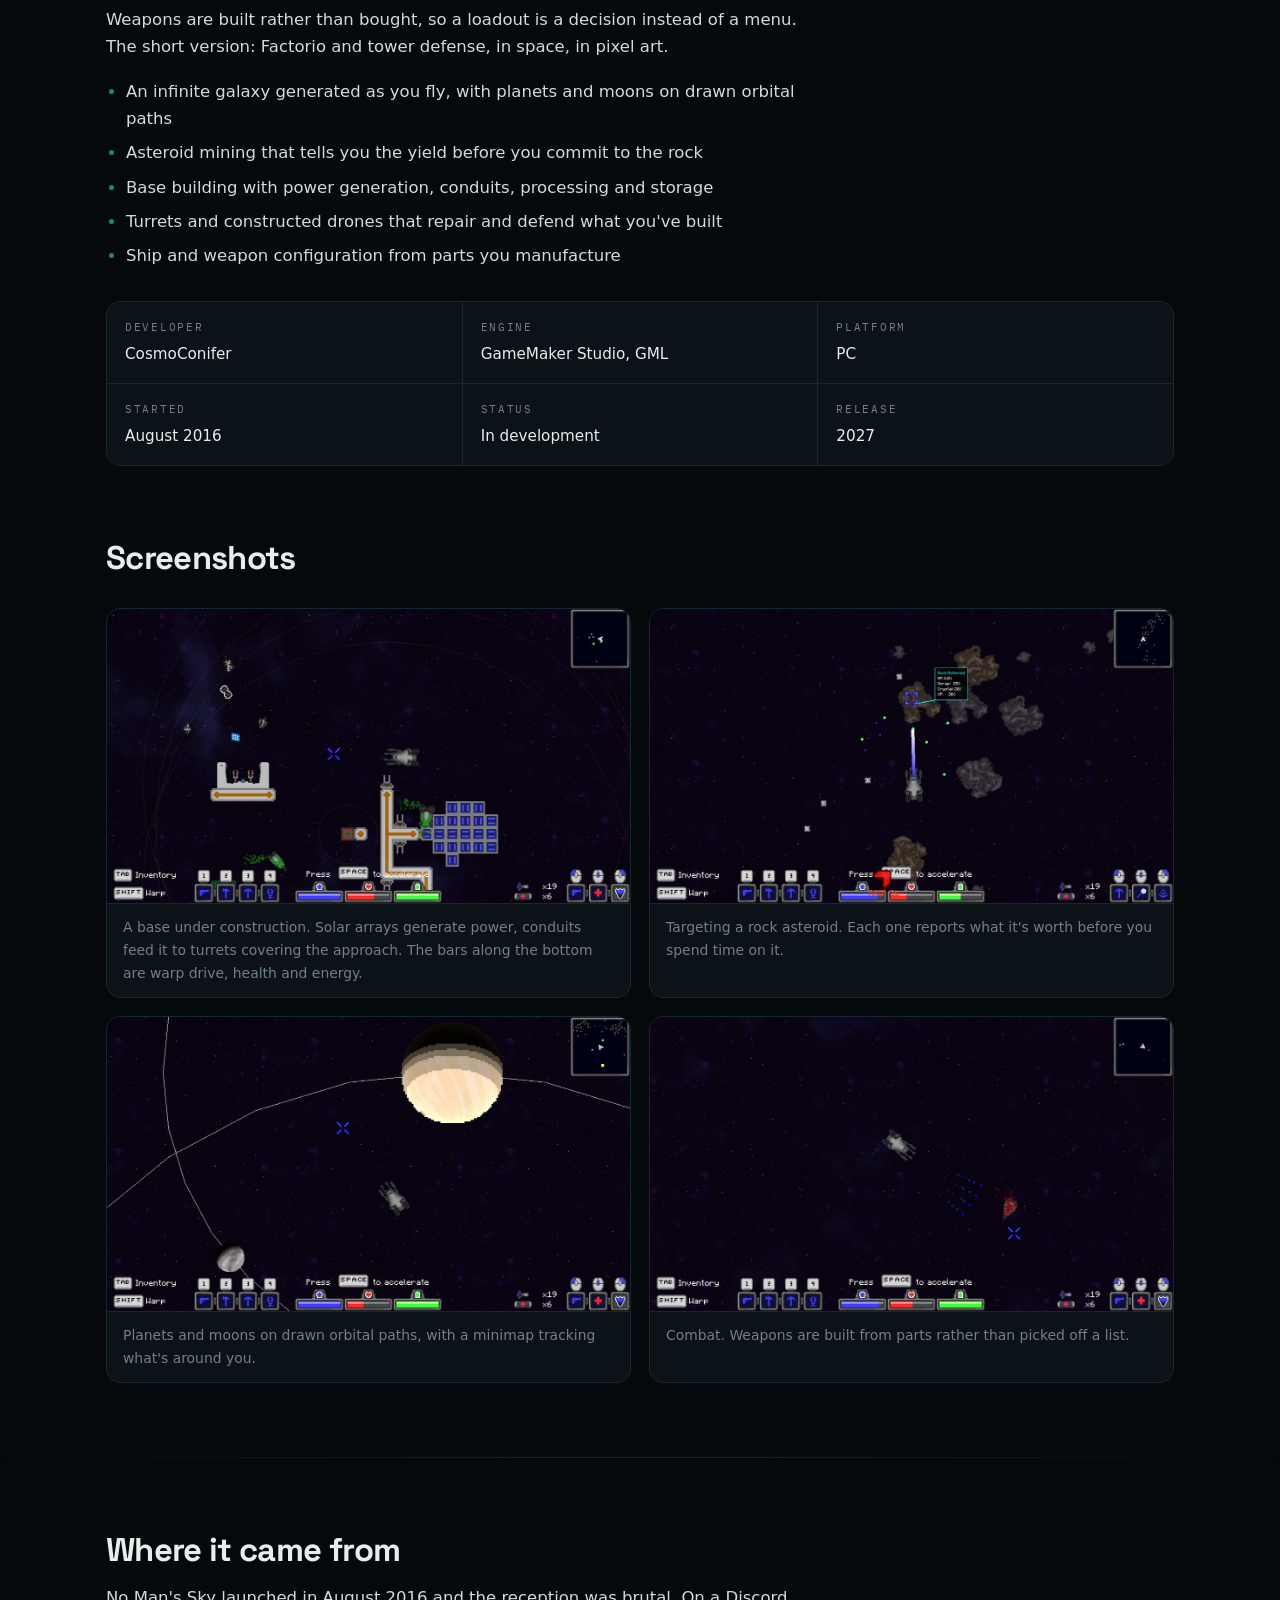
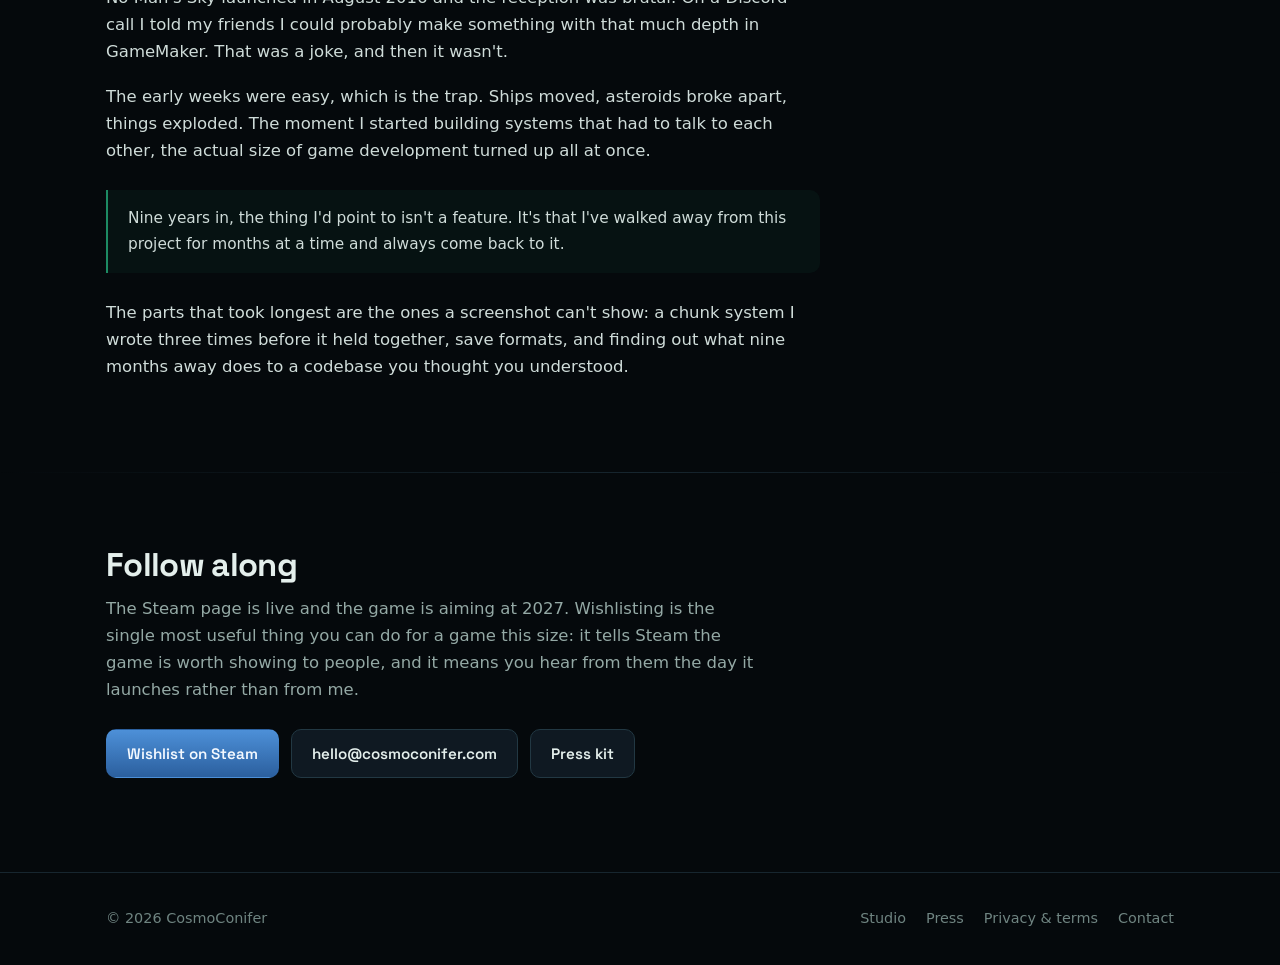
<file: games/solvane/index.html>
<!DOCTYPE html>
<html lang="en">
<head>
<meta charset="UTF-8">
<meta name="viewport" content="width=device-width, initial-scale=1">
<title>Solvane: The Iron Reach — CosmoConifer</title>
<meta name="description" content="Mine an infinite procedural galaxy, build a factory base out of conduits and power, and defend it with turrets and drones. A top-down space game built in GameMaker by one person.">
<link rel="canonical" href="https://cosmoconifer.com/games/solvane/">
<meta name="theme-color" content="#05090c">
<meta property="og:type" content="article">
<meta property="og:site_name" content="CosmoConifer">
<meta property="og:title" content="Solvane: The Iron Reach">
<meta property="og:description" content="Mine an infinite procedural galaxy, build a factory base, and keep it alive when something comes for it.">
<meta property="og:url" content="https://cosmoconifer.com/games/solvane/">
<meta property="og:image" content="https://cosmoconifer.com/assets/img/solvane-key.png">
<meta name="twitter:card" content="summary_large_image">
<link rel="icon" href="/assets/favicon.svg" type="image/svg+xml">
<link rel="stylesheet" href="/assets/css/site.css">
</head>
<body>
<div class="starfield" aria-hidden="true"></div>

<header class="topbar">
  <div class="wrap">
    <a class="mark" href="/"><img src="/assets/logo/mark.svg" alt="" width="32" height="32">CosmoConifer</a>
    <nav class="navlinks" aria-label="Primary">
      <a href="/#games" class="on">Games</a>
      <a href="/#studio">Studio</a>
      <a href="/press/" class="hide-sm">Press</a>
      <a href="/#contact">Contact</a>
    </nav>
  </div>
</header>

<main>

  <section class="pagehead wrap">
    <a class="backlink" href="/#games">← All games</a>
    <p class="eyebrow">GameMaker · GML · In development</p>
    <h1>Solvane: The Iron Reach</h1>
    <p class="lede">
      An infinite procedurally generated galaxy you mine, build in, defend, and fly through in a
      ship you configured yourself.
    </p>
    <div class="steamwidget">
    <p class="swfall">Steam's widget didn't load. <a href="https://store.steampowered.com/app/5226950/Solvane_The_Iron_Reach/">Open the store page</a>.</p>
    <iframe src="https://store.steampowered.com/widget/5226950/"
        title="Solvane: The Iron Reach on Steam"
        width="646" height="190" frameborder="0" loading="lazy"></iframe>
    </div>
    <div class="cta-row">
      <a class="btn btn-steam" href="https://store.steampowered.com/app/5226950/Solvane_The_Iron_Reach/">Wishlist on Steam</a>
      <a class="btn" href="/press/">Press kit</a>
      <a class="btn" href="mailto:hello@cosmoconifer.com">Ask about the game</a>
    </div>
  </section>

  <div class="wrap">
    <div class="shotframe">
      <img src="/assets/img/solvane-key.png"
           alt="Key art: the player ship flanked by two smaller ships, passing an enormous orbital structure against a starfield."
           width="1232" height="706">
    </div>
  </div>

  <section class="wrap" style="padding-top:44px">
    <div class="prose">
      <h2>What it is</h2>
      <p>
        Top-down, infinite, procedurally generated. You fly out from your base, scan asteroids to
        see what they're actually worth before you spend time on them, break the ones that pay,
        and haul the ore home.
      </p>
      <p>
        Home is a factory you lay out yourself. Solar arrays make power, conduits move it, and
        processing turns raw ore into the parts you need. Drones get built to repair the base and
        help defend it. Turrets cover the approaches, because the galaxy eventually notices you're
        out there.
      </p>
      <p>
        Weapons are built rather than bought, so a loadout is a decision instead of a menu. The
        short version: Factorio and tower defense, in space, in pixel art.
      </p>

      <ul>
        <li>An infinite galaxy generated as you fly, with planets and moons on drawn orbital paths</li>
        <li>Asteroid mining that tells you the yield before you commit to the rock</li>
        <li>Base building with power generation, conduits, processing and storage</li>
        <li>Turrets and constructed drones that repair and defend what you've built</li>
        <li>Ship and weapon configuration from parts you manufacture</li>
      </ul>
    </div>

    <dl class="factgrid">
      <div class="fact"><dt>Developer</dt><dd>CosmoConifer</dd></div>
      <div class="fact"><dt>Engine</dt><dd>GameMaker Studio, GML</dd></div>
      <div class="fact"><dt>Platform</dt><dd>PC</dd></div>
      <div class="fact"><dt>Started</dt><dd>August 2016</dd></div>
      <div class="fact"><dt>Status</dt><dd>In development</dd></div>
      <div class="fact"><dt>Release</dt><dd>2027</dd></div>
    </dl>
  </section>

  <section class="wrap" style="padding-top:0">
    <div class="shead"><h2>Screenshots</h2></div>
    <div class="shots">
      <figure class="shot">
        <img src="/assets/img/spacegame.jpg" loading="lazy" width="1200" height="675"
             alt="A base under construction: solar arrays, conduits running to turrets, asteroids and drifting wrecks nearby.">
        <figcaption>A base under construction. Solar arrays generate power, conduits feed it to turrets covering the approach. The bars along the bottom are warp drive, health and energy.</figcaption>
      </figure>
      <figure class="shot">
        <img src="/assets/img/spacegame-mining.jpg" loading="lazy" width="1200" height="675"
             alt="The ship mining a rock asteroid, with a readout showing hit points, scrap yield, crystal yield and experience.">
        <figcaption>Targeting a rock asteroid. Each one reports what it's worth before you spend time on it.</figcaption>
      </figure>
      <figure class="shot">
        <img src="/assets/img/spacegame-planet.jpg" loading="lazy" width="1200" height="675"
             alt="A banded gas giant with orbital paths drawn across the starfield, a moon below, and the player ship between them.">
        <figcaption>Planets and moons on drawn orbital paths, with a minimap tracking what's around you.</figcaption>
      </figure>
      <figure class="shot">
        <img src="/assets/img/spacegame-combat.jpg" loading="lazy" width="1200" height="675"
             alt="Combat: the player ship firing on a red enemy, projectiles trailing across the starfield.">
        <figcaption>Combat. Weapons are built from parts rather than picked off a list.</figcaption>
      </figure>
    </div>
  </section>

  <hr class="rule">

  <section class="wrap">
    <div class="prose">
      <h2>Where it came from</h2>
      <p>
        No Man's Sky launched in August 2016 and the reception was brutal. On a Discord call I told
        my friends I could probably make something with that much depth in GameMaker. That was a
        joke, and then it wasn't.
      </p>
      <p>
        The early weeks were easy, which is the trap. Ships moved, asteroids broke apart, things
        exploded. The moment I started building systems that had to talk to each other, the actual
        size of game development turned up all at once.
      </p>
      <div class="note">
        <p>Nine years in, the thing I'd point to isn't a feature. It's that I've walked away from
        this project for months at a time and always come back to it.</p>
      </div>
      <p>
        The parts that took longest are the ones a screenshot can't show: a chunk system I wrote
        three times before it held together, save formats, and finding out what nine months away
        does to a codebase you thought you understood.
      </p>
    </div>
  </section>

  <hr class="rule">

  <section class="wrap">
    <div class="shead"><h2>Follow along</h2></div>
    <p class="sintro">
      The Steam page is live and the game is aiming at 2027. Wishlisting is the single most
      useful thing you can do for a game this size: it tells Steam the game is worth showing
      to people, and it means you hear from them the day it launches rather than from me.
    </p>
    <div class="cta-row">
      <a class="btn btn-steam" href="https://store.steampowered.com/app/5226950/Solvane_The_Iron_Reach/">Wishlist on Steam</a>
      <a class="btn" href="mailto:hello@cosmoconifer.com">hello@cosmoconifer.com</a>
      <a class="btn" href="/press/">Press kit</a>
    </div>
  </section>

</main>

<footer class="site">
  <div class="wrap">
    <span>© <span class="yr">2026</span> CosmoConifer</span>
    <span class="fl">
      <a href="/">Studio</a>
      <a href="/press/">Press</a>
      <a href="/legal/">Privacy &amp; terms</a>
      <a href="mailto:hello@cosmoconifer.com">Contact</a>
    </span>
  </div>
</footer>

<script>document.querySelectorAll('.yr').forEach(e => e.textContent = new Date().getFullYear());</script>
</body>
</html>
</file>
<file: assets/css/site.css>
/* Space Grotesk, self-hosted, straight out of the google-webfonts-helper zip.
   Folder and filenames are left exactly as downloaded so re-downloading a newer
   version is a drag-and-drop. Nothing on this site loads from a third party,
   which is what lets the privacy page say so. If these files go missing the
   headings fall back to the system UI font and everything still works. */
@font-face{
  font-family:"Space Grotesk";font-style:normal;font-weight:400;font-display:swap;
  src:url("/assets/space-grotesk-v22-latin/space-grotesk-v22-latin-regular.woff2") format("woff2");
}
@font-face{
  font-family:"Space Grotesk";font-style:normal;font-weight:500;font-display:swap;
  src:url("/assets/space-grotesk-v22-latin/space-grotesk-v22-latin-500.woff2") format("woff2");
}
@font-face{
  font-family:"Space Grotesk";font-style:normal;font-weight:600;font-display:swap;
  src:url("/assets/space-grotesk-v22-latin/space-grotesk-v22-latin-600.woff2") format("woff2");
}
@font-face{
  font-family:"Space Grotesk";font-style:normal;font-weight:700;font-display:swap;
  src:url("/assets/space-grotesk-v22-latin/space-grotesk-v22-latin-700.woff2") format("woff2");
}

/* IBM Plex Mono, self-hosted. Converted from the TTFs in the Google Fonts zip
   and subset to the same latin range as Space Grotesk, which took each weight
   from 131 kB to 15 kB. Used only for the small uppercase labels. */
@font-face{
  font-family:"IBM Plex Mono";font-style:normal;font-weight:400;font-display:swap;
  src:url("/assets/ibm-plex-mono-latin/ibm-plex-mono-latin-regular.woff2") format("woff2");
}
@font-face{
  font-family:"IBM Plex Mono";font-style:normal;font-weight:500;font-display:swap;
  src:url("/assets/ibm-plex-mono-latin/ibm-plex-mono-latin-500.woff2") format("woff2");
}

/* CosmoConifer — cosmic pine
   One stylesheet for the whole site. Palette, type scale, then components. */

:root{
  --ink:#05090c;
  --ink-2:#080e13;
  --panel:#0b1218;
  --panel-2:#0f1922;
  --line:#17262f;
  --line-2:#223843;
  --txt:#e4efec;
  --dim:#94a9a5;
  --dim-2:#6f8481;
  --green:#3ddc97;
  --green-d:#1d8a63;
  --ice:#7fb9ff;
  --gold:#f5d78e;
  --rad:14px;
  --shadow:0 18px 46px rgba(0,0,0,.55);
  --font:"Space Grotesk",ui-sans-serif,system-ui,-apple-system,"Segoe UI",Roboto,sans-serif;
  --body:ui-sans-serif,system-ui,-apple-system,"Segoe UI",Roboto,Helvetica,Arial,sans-serif;
  --mono:"IBM Plex Mono",ui-monospace,SFMono-Regular,"SF Mono",Menlo,Consolas,monospace;
}

*{box-sizing:border-box}
html{scroll-behavior:smooth}
body{
  margin:0;
  background:var(--ink);
  color:var(--txt);
  font:16.5px/1.65 var(--body);
  -webkit-font-smoothing:antialiased;
}
img{max-width:100%;height:auto;display:block}
a{color:var(--green);text-decoration:none}
a:hover{text-decoration:underline}
h1,h2,h3,h4{font-family:var(--font);font-weight:700;line-height:1.15;letter-spacing:-.02em;margin:0}
h1{font-size:clamp(2.1rem,5.2vw,3.5rem)}
h2{font-size:clamp(1.5rem,3.1vw,2.05rem)}
h3{font-size:1.16rem;letter-spacing:-.01em}
p{margin:0 0 1.05em}

.wrap{max-width:1120px;margin:0 auto;padding-left:26px;padding-right:26px}
section{padding:74px 0}
.rule{height:1px;background:linear-gradient(90deg,transparent,var(--line),transparent);border:0;margin:0}

/* ── page glow ─────────────────────────────────────────────────────────── */
.starfield{
  position:fixed;inset:0;z-index:-1;pointer-events:none;
  background:
    radial-gradient(760px 460px at 78% -8%, rgba(61,220,151,.10), transparent 62%),
    radial-gradient(620px 520px at 6% 12%, rgba(127,185,255,.09), transparent 60%),
    url("data:image/svg+xml,%3Csvg xmlns='http://www.w3.org/2000/svg' width='260' height='260'%3E%3Cg fill='%23ffffff'%3E%3Ccircle cx='18' cy='42' r='.9' opacity='.5'/%3E%3Ccircle cx='96' cy='14' r='.7' opacity='.35'/%3E%3Ccircle cx='150' cy='70' r='1' opacity='.45'/%3E%3Ccircle cx='222' cy='36' r='.7' opacity='.3'/%3E%3Ccircle cx='60' cy='110' r='.8' opacity='.4'/%3E%3Ccircle cx='196' cy='128' r='.9' opacity='.35'/%3E%3Ccircle cx='34' cy='182' r='.7' opacity='.3'/%3E%3Ccircle cx='120' cy='206' r='1' opacity='.45'/%3E%3Ccircle cx='240' cy='192' r='.8' opacity='.35'/%3E%3Ccircle cx='168' cy='244' r='.7' opacity='.3'/%3E%3Ccircle cx='78' cy='250' r='.6' opacity='.25'/%3E%3C/g%3E%3C/svg%3E"),
    var(--ink);
}

/* ── header ────────────────────────────────────────────────────────────── */
.topbar{
  position:sticky;top:0;z-index:40;
  background:rgba(5,9,12,.80);
  backdrop-filter:blur(11px);
  border-bottom:1px solid var(--line);
}
.topbar .wrap{display:flex;align-items:center;justify-content:space-between;gap:20px;height:64px}
.mark{
  display:inline-flex;align-items:center;gap:10px;
  color:var(--txt);font-family:var(--font);font-weight:700;font-size:1.02rem;letter-spacing:-.015em;
}
.mark:hover{text-decoration:none;color:#fff}
.mark img{width:32px;height:32px}
/* wrap, or on a 320px screen the last link drags the whole document sideways */
.navlinks{display:flex;align-items:center;gap:24px;flex-wrap:wrap;justify-content:flex-end}
.navlinks a{color:var(--dim);font-size:.93rem;font-weight:500}
.navlinks a:hover{color:var(--txt);text-decoration:none}
.navlinks a.on{color:var(--green)}

/* ── buttons ───────────────────────────────────────────────────────────── */
.btn{
  display:inline-flex;align-items:center;gap:9px;
  padding:11px 20px;border-radius:10px;
  border:1px solid var(--line-2);
  color:var(--txt);background:var(--panel-2);
  font-family:var(--font);font-weight:600;font-size:.95rem;
  transition:border-color .15s, transform .15s, background .15s;
}
.btn:hover{text-decoration:none;border-color:var(--green-d);transform:translateY(-1px)}
.btn-primary{
  background:linear-gradient(180deg,#43e8a2,#1f9a6f);
  border-color:transparent;color:#04120c;
}
.btn-primary:hover{filter:brightness(1.07)}
/* Deliberately not the green primary: this is the one button that leaves the site. */
.btn-steam{background:linear-gradient(180deg,#4d90d8,#2b5f9e);border-color:transparent;color:#f4f9ff}
.btn-steam:hover{filter:brightness(1.09)}

/* Valve's official widget. Fixed 646x190 by design, so it gets a max-width box
   rather than a fluid one; below that the iframe scrolls internally instead of
   pushing the document sideways. loading="lazy" keeps the third-party request
   off the critical path. */
.steamwidget{position:relative;max-width:646px;margin:26px 0 0;min-height:190px;
  border:1px solid var(--line);border-radius:6px;background:var(--panel);overflow:hidden}
/* Sits underneath the frame. If Valve's widget loads it covers this; if a blocker
   or a bad network kills it, the visitor gets a sentence and a link instead of a void. */
/* Block, not flex: a flex container turns the text and the link into separate
   flex items and eats the space between them. */
.steamwidget .swfall{position:absolute;left:0;right:0;top:50%;
  transform:translateY(-50%);text-align:center;padding:0 24px;margin:0;
  font-size:.93rem;color:var(--dim)}
.steamwidget iframe{position:relative;z-index:1;display:block;width:100%;
  max-width:646px;height:190px;border:0}
.btn .arrow{transition:transform .15s}
.btn:hover .arrow{transform:translateX(3px)}
.cta-row{display:flex;flex-wrap:wrap;gap:12px;margin-top:26px}

/* ── hero ──────────────────────────────────────────────────────────────── */
.hero{padding:86px 0 66px}
.eyebrow{
  font-family:var(--mono);font-size:.76rem;letter-spacing:.19em;text-transform:uppercase;
  color:var(--green);margin:0 0 16px;
}
.lede{font-size:1.16rem;color:var(--dim);max-width:60ch;margin-top:20px}
.hero h1 .accent{
  background:linear-gradient(90deg,#eafff5 10%,var(--green));
  -webkit-background-clip:text;background-clip:text;color:transparent;
}

/* ── featured game ─────────────────────────────────────────────────────── */
.feature{
  border:1px solid var(--line);border-radius:20px;overflow:hidden;
  background:linear-gradient(180deg,var(--panel-2),var(--panel));
  box-shadow:var(--shadow);
}
.feature .art{display:block;border-bottom:1px solid var(--line)}
.feature .body{padding:30px 32px 34px}
.feature h2{margin-bottom:6px}
.feature .sub{color:var(--dim-2);font-family:var(--mono);font-size:.79rem;letter-spacing:.14em;text-transform:uppercase;margin:0 0 16px}

.pills{display:flex;flex-wrap:wrap;gap:8px;margin:0 0 20px;padding:0;list-style:none}
.pills li{
  font-size:.8rem;color:var(--dim);
  border:1px solid var(--line-2);border-radius:999px;padding:4px 12px;
  background:rgba(255,255,255,.015);
}

/* ── generic cards ─────────────────────────────────────────────────────── */
.cards{display:grid;gap:20px;grid-template-columns:repeat(auto-fit,minmax(280px,1fr));margin-top:30px}
.card{
  border:1px solid var(--line);border-radius:var(--rad);
  background:var(--panel);padding:24px;
}
.card h3{margin-bottom:8px}
.card p{color:var(--dim);font-size:.95rem;margin:0}
.card.quiet{border-style:dashed;background:transparent}
.cards.one{grid-template-columns:minmax(0,560px)}

/* ── fact grid ─────────────────────────────────────────────────────────── */
/* Fixed column counts rather than auto-fit: an odd number of trailing cells
   left a dark hole in the corner of the panel. */
.factgrid{
  display:grid;gap:1px;background:var(--line);
  border:1px solid var(--line);border-radius:var(--rad);overflow:hidden;
  grid-template-columns:1fr;margin:32px 0 0;
}
@media (min-width:420px){ .factgrid{grid-template-columns:repeat(2,1fr)} }
@media (min-width:720px){ .factgrid{grid-template-columns:repeat(3,1fr)} }
.fact{background:var(--panel);padding:16px 18px}
.fact dt{font-family:var(--mono);font-size:.71rem;letter-spacing:.15em;text-transform:uppercase;color:var(--dim-2);margin-bottom:5px}
.fact dd{margin:0;font-size:.95rem}

/* ── prose ─────────────────────────────────────────────────────────────── */
.prose{max-width:68ch}
.prose h2{margin:44px 0 14px}
.prose h3{margin:30px 0 8px}
.prose p,.prose li{color:#cfdcd9}
.prose ul{padding-left:20px}
.prose li{margin-bottom:7px}
.prose li::marker{color:var(--green-d)}
.prose > :first-child{margin-top:0}

/* ── gallery ───────────────────────────────────────────────────────────── */
/* min() so the 420px floor collapses on narrow screens instead of forcing
   the document wider than the viewport. */
.shots{display:grid;gap:18px;grid-template-columns:repeat(auto-fit,minmax(min(420px,100%),1fr));margin-top:30px}
figure{margin:0}
.shot{border:1px solid var(--line);border-radius:var(--rad);overflow:hidden;background:var(--panel)}
.shot img{width:100%}
.shot figcaption{padding:12px 16px;font-size:.87rem;color:var(--dim-2);border-top:1px solid var(--line)}

.shotframe{border:1px solid var(--line);border-radius:18px;overflow:hidden;background:var(--panel);box-shadow:var(--shadow)}
.caption{font-size:.87rem;color:var(--dim-2);margin:10px 2px 0}

/* ── notes / callouts ──────────────────────────────────────────────────── */
.note{
  border-left:2px solid var(--green-d);
  background:rgba(61,220,151,.045);
  border-radius:0 10px 10px 0;
  padding:16px 20px;margin:26px 0;
}
.note p{margin:0;color:#cfdcd9;font-size:.96rem}

/* ── downloads (press) ─────────────────────────────────────────────────── */
.dl{display:grid;gap:12px;margin:24px 0 0;padding:0;list-style:none}
.dl li{
  display:flex;align-items:center;justify-content:space-between;gap:16px;
  border:1px solid var(--line);border-radius:11px;background:var(--panel);
  padding:13px 18px;
}
.dl .meta{font-family:var(--mono);font-size:.78rem;color:var(--dim-2)}

/* ── section heads ─────────────────────────────────────────────────────── */
.shead{display:flex;align-items:baseline;gap:14px;margin-bottom:6px}
.sintro{color:var(--dim);max-width:62ch;margin-top:10px}

/* ── page hero for inner pages ─────────────────────────────────────────── */
.pagehead{padding:56px 0 30px}
.backlink{
  display:inline-block;margin-bottom:20px;color:var(--dim-2);font-size:.9rem;
}
.backlink:hover{color:var(--green)}

/* ── footer ────────────────────────────────────────────────────────────── */
footer.site{border-top:1px solid var(--line);padding:34px 0;margin-top:20px}
footer.site .wrap{display:flex;flex-wrap:wrap;gap:16px;justify-content:space-between;align-items:center}
footer.site .fl{display:flex;flex-wrap:wrap;gap:20px}
footer.site,footer.site a{color:var(--dim-2);font-size:.9rem}
footer.site a:hover{color:var(--green)}

/* ── responsive ────────────────────────────────────────────────────────── */
@media (max-width:760px){
  section{padding:54px 0}
  .hero{padding:58px 0 44px}
  .feature .body{padding:24px 22px 28px}
  .hide-sm{display:none}
  .wrap{padding-left:20px;padding-right:20px}
}

@media (prefers-reduced-motion:reduce){
  html{scroll-behavior:auto}
  .btn,.btn .arrow{transition:none}
}

/* ── press kit blocks ──────────────────────────────────────────────────── */
.copyblock{
  border:1px solid var(--line);border-left:2px solid var(--green-d);
  background:var(--panel);border-radius:0 11px 11px 0;
  padding:16px 20px;margin:14px 0 26px;
  color:#cfdcd9;font-size:.96rem;line-height:1.6;
}
.copyblock p:last-child{margin-bottom:0}
.lbl{
  font-family:var(--mono);font-size:.72rem;letter-spacing:.15em;text-transform:uppercase;
  color:var(--dim-2);margin:22px 0 0;
}
.logogrid{display:grid;gap:14px;grid-template-columns:repeat(auto-fit,minmax(150px,1fr));margin-top:16px}
.logogrid figure{
  border:1px solid var(--line);border-radius:var(--rad);background:var(--panel);
  padding:22px;text-align:center;
}
.logogrid img{width:86px;height:86px;margin:0 auto 12px}
.logogrid figcaption{font-size:.83rem;color:var(--dim-2)}
</file>
